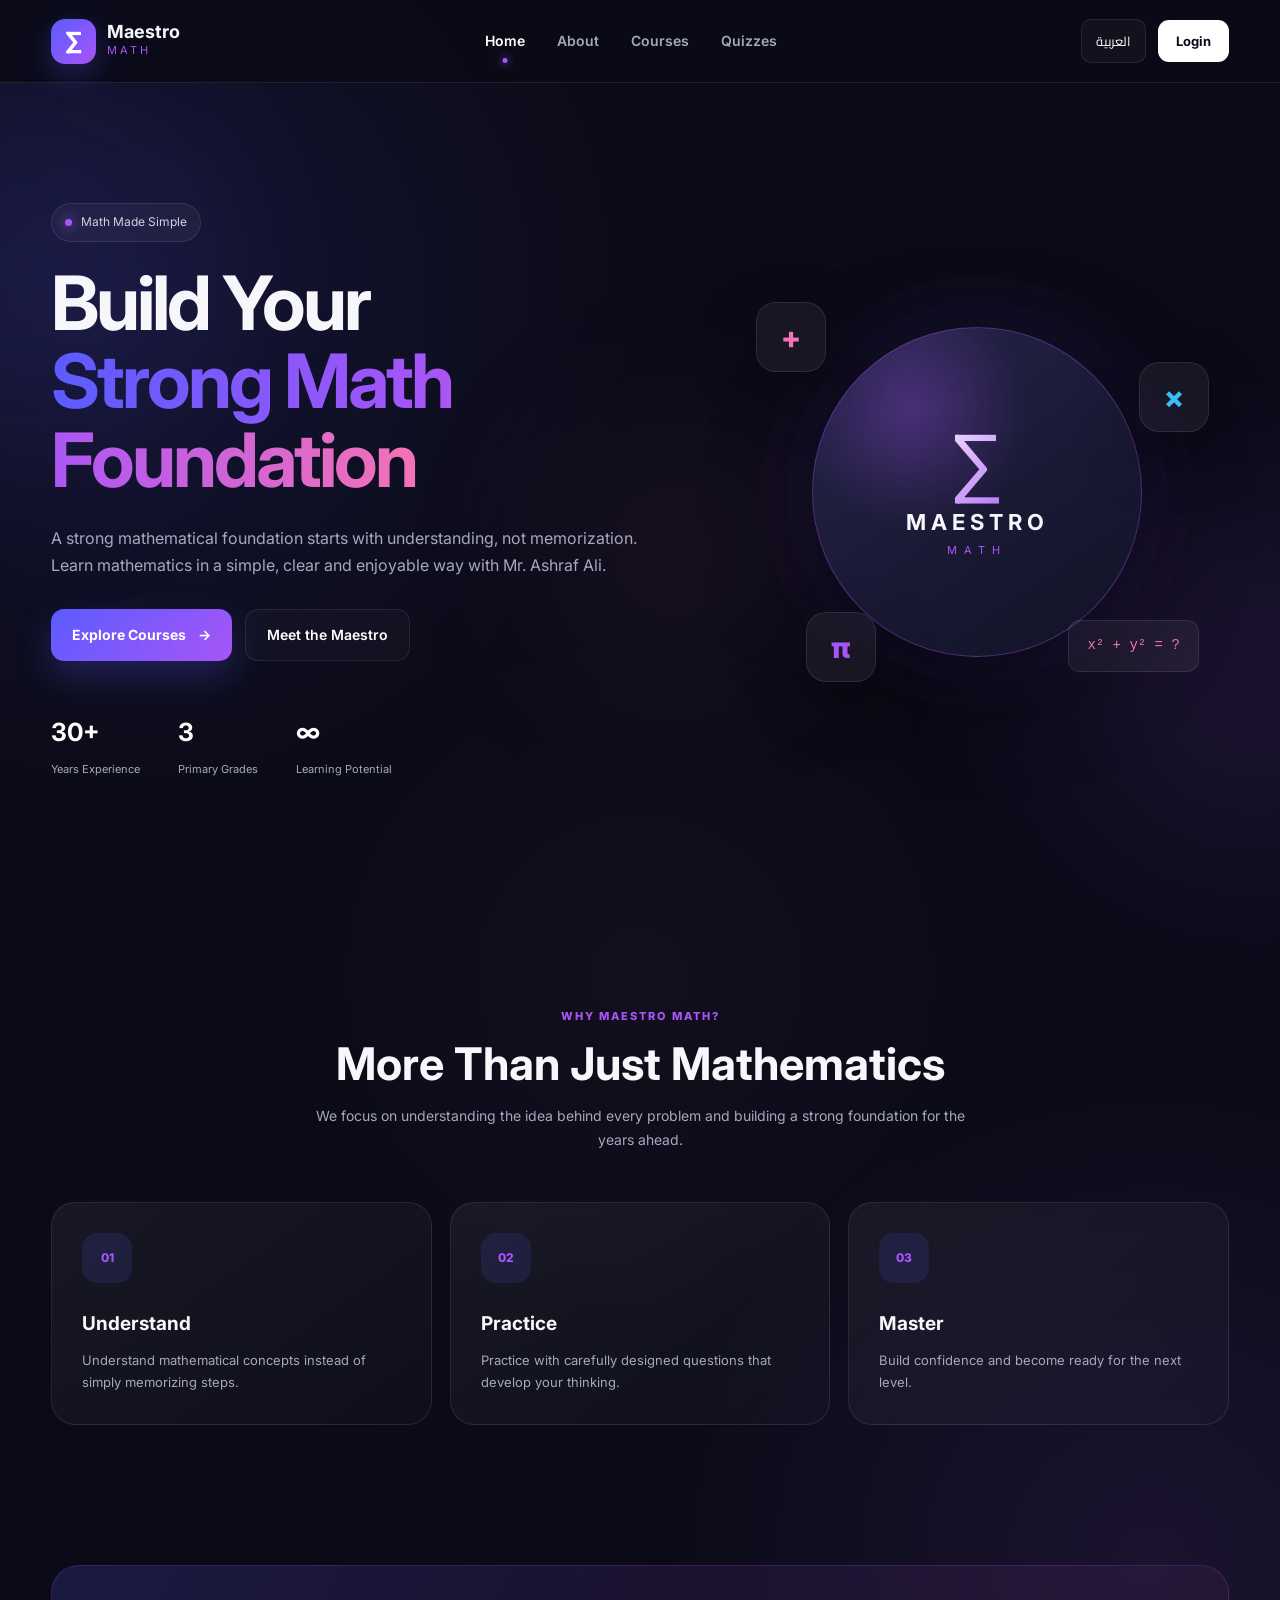
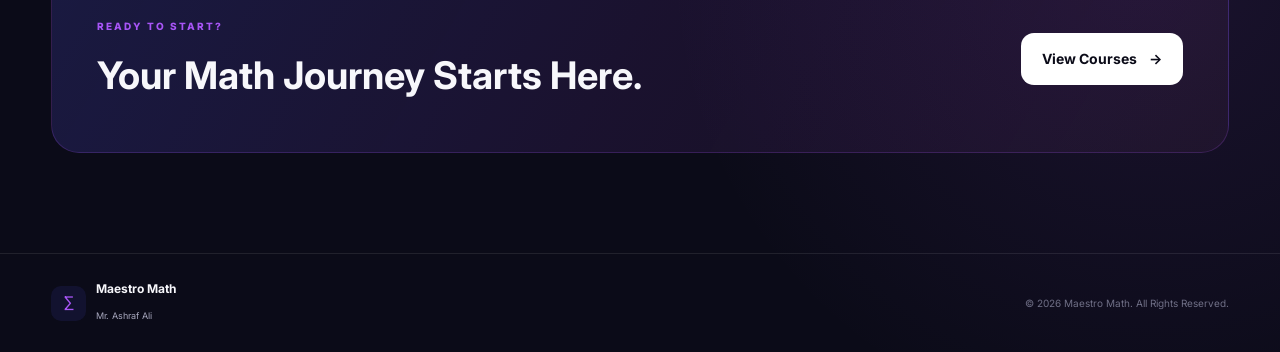
<file: index.html>
<!DOCTYPE html>
<html lang="en" dir="ltr">

<head>
    <meta charset="UTF-8">
    <meta name="viewport" content="width=device-width, initial-scale=1.0">

    <title>Maestro Math | Mr. Ashraf Ali</title>

    <link rel="stylesheet" href="style.css">

    <link rel="preconnect" href="https://fonts.googleapis.com">
    <link rel="preconnect" href="https://fonts.gstatic.com" crossorigin>

    <link href="https://fonts.googleapis.com/css2?family=Cairo:wght@400;500;600;700;800&family=Inter:wght@400;500;600;700;800&display=swap" rel="stylesheet">
</head>

<body>

    <!-- Background Shapes -->
    <div class="bg-shape shape-one"></div>
    <div class="bg-shape shape-two"></div>
    <div class="bg-shape shape-three"></div>

    <!-- Navbar -->
    <header class="navbar">
        <div class="container nav-container">

            <a href="index.html" class="logo">
                <span class="logo-icon">∑</span>

                <div>
                    <strong>Maestro</strong>
                    <small>Math</small>
                </div>
            </a>

            <nav class="nav-links">
                <a href="index.html" class="active" data-en="Home" data-ar="الرئيسية">Home</a>
                <a href="about.html" data-en="About" data-ar="عن المدرس">About</a>
                <a href="courses.html" data-en="Courses" data-ar="الكورسات">Courses</a>
                <a href="quizzes.html" data-en="Quizzes" data-ar="الاختبارات">Quizzes</a>
            </nav>

            <div class="nav-actions">

                <button class="language-btn" onclick="toggleLanguage()">
                    <span id="languageText">العربية</span>
                </button>

                <a href="login.html" class="login-btn" data-en="Login" data-ar="تسجيل الدخول">
                    Login
                </a>

                <button class="menu-btn" onclick="toggleMenu()">
                    ☰
                </button>

            </div>

        </div>
    </header>


    <!-- Mobile Menu -->
    <div class="mobile-menu" id="mobileMenu">

        <a href="index.html" data-en="Home" data-ar="الرئيسية">Home</a>

        <a href="about.html" data-en="About" data-ar="عن المدرس">
            About
        </a>

        <a href="courses.html" data-en="Courses" data-ar="الكورسات">
            Courses
        </a>

        <a href="quizzes.html" data-en="Quizzes" data-ar="الاختبارات">
            Quizzes
        </a>

        <a href="login.html" data-en="Login" data-ar="تسجيل الدخول">
            Login
        </a>

    </div>


    <!-- Hero -->
    <main>

        <section class="hero">

            <div class="container hero-grid">

                <div class="hero-content">

                    <div class="hero-badge">
                        <span></span>
                        <span data-en="Math Made Simple" data-ar="الرياضيات ببساطة">
                            Math Made Simple
                        </span>
                    </div>

                    <h1>

                        <span data-en="Build Your" data-ar="ابني أساسك في">
                            Build Your
                        </span>

                        <br>

                        <span class="gradient-text"
                            data-en="Strong Math Foundation"
                            data-ar="الرياضيات بقوة">
                            Strong Math Foundation
                        </span>

                    </h1>

                    <p
                        data-en="A strong mathematical foundation starts with understanding, not memorization. Learn mathematics in a simple, clear and enjoyable way with Mr. Ashraf Ali."
                        data-ar="الأساس القوي في الرياضيات يبدأ بالفهم وليس الحفظ. اتعلم الرياضيات بطريقة سهلة وواضحة وممتعة مع مستر أشرف علي.">

                        A strong mathematical foundation starts with understanding,
                        not memorization. Learn mathematics in a simple, clear and
                        enjoyable way with Mr. Ashraf Ali.

                    </p>


                    <div class="hero-buttons">

                        <a href="courses.html" class="primary-btn">

                            <span data-en="Explore Courses" data-ar="استكشف الكورسات">
                                Explore Courses
                            </span>

                            <span class="arrow">→</span>

                        </a>


                        <a href="about.html" class="secondary-btn">

                            <span data-en="Meet the Maestro" data-ar="تعرف على المدرس">
                                Meet the Maestro
                            </span>

                        </a>

                    </div>


                    <div class="hero-stats">

                        <div class="stat">
                            <strong>30+</strong>
                            <span data-en="Years Experience" data-ar="سنة خبرة">
                                Years Experience
                            </span>
                        </div>

                        <div class="stat">
                            <strong>3</strong>
                            <span data-en="Primary Grades" data-ar="مراحل دراسية">
                                Primary Grades
                            </span>
                        </div>

                        <div class="stat">
                            <strong>∞</strong>
                            <span data-en="Learning Potential" data-ar="فرص للتعلم">
                                Learning Potential
                            </span>
                        </div>

                    </div>

                </div>


                <!-- Hero Visual -->
                <div class="hero-visual">

                    <div class="math-card card-one">
                        <span>+</span>
                    </div>

                    <div class="math-card card-two">
                        <span>×</span>
                    </div>

                    <div class="math-card card-three">
                        <span>π</span>
                    </div>

                    <div class="hero-circle">

                        <div class="circle-content">

                            <span class="sigma">∑</span>

                            <h2>MAESTRO</h2>

                            <p>MATH</p>

                        </div>

                    </div>

                    <div class="equation">
                        x² + y² = ?
                    </div>

                </div>

            </div>

        </section>


        <!-- Introduction -->
        <section class="intro-section">

            <div class="container">

                <div class="section-heading">

                    <span class="section-label"
                        data-en="WHY MAESTRO MATH?"
                        data-ar="ليه مايسترو الماث؟">
                        WHY MAESTRO MATH?
                    </span>

                    <h2
                        data-en="More Than Just Mathematics"
                        data-ar="أكتر من مجرد رياضيات">
                        More Than Just Mathematics
                    </h2>

                    <p
                        data-en="We focus on understanding the idea behind every problem and building a strong foundation for the years ahead."
                        data-ar="بنركز على فهم الفكرة وراء كل مسألة وبناء أساس قوي للسنين الدراسية القادمة.">
                        We focus on understanding the idea behind every problem
                        and building a strong foundation for the years ahead.
                    </p>

                </div>


                <div class="feature-grid">

                    <div class="feature-card">

                        <div class="feature-icon">01</div>

                        <h3 data-en="Understand" data-ar="افهم">
                            Understand
                        </h3>

                        <p
                            data-en="Understand mathematical concepts instead of simply memorizing steps."
                            data-ar="افهم المفاهيم الرياضية بدل ما تحفظ خطوات الحل بس.">
                            Understand mathematical concepts instead of simply
                            memorizing steps.
                        </p>

                    </div>


                    <div class="feature-card">

                        <div class="feature-icon">02</div>

                        <h3 data-en="Practice" data-ar="اتدرب">
                            Practice
                        </h3>

                        <p
                            data-en="Practice with carefully designed questions that develop your thinking."
                            data-ar="اتدرب على أسئلة مصممة علشان تطور طريقة تفكيرك.">
                            Practice with carefully designed questions that
                            develop your thinking.
                        </p>

                    </div>


                    <div class="feature-card">

                        <div class="feature-icon">03</div>

                        <h3 data-en="Master" data-ar="اتقن">
                            Master
                        </h3>

                        <p
                            data-en="Build confidence and become ready for the next level."
                            data-ar="ابني ثقتك في نفسك وكن مستعد للمستوى اللي بعده.">
                            Build confidence and become ready for the next level.
                        </p>

                    </div>

                </div>

            </div>

        </section>


        <!-- CTA -->
        <section class="cta-section">

            <div class="container">

                <div class="cta-box">

                    <div>

                        <span
                            data-en="READY TO START?"
                            data-ar="جاهز تبدأ؟">
                            READY TO START?
                        </span>

                        <h2
                            data-en="Your Math Journey Starts Here."
                            data-ar="رحلتك مع الرياضيات تبدأ من هنا.">
                            Your Math Journey Starts Here.
                        </h2>

                    </div>

                    <a href="courses.html" class="primary-btn white-btn">

                        <span
                            data-en="View Courses"
                            data-ar="شوف الكورسات">
                            View Courses
                        </span>

                        →
                    </a>

                </div>

            </div>

        </section>

    </main>


    <!-- Footer -->
    <footer>

        <div class="container footer-content">

            <div class="footer-logo">
                <span>∑</span>
                <div>
                    <strong>Maestro Math</strong>
                    <small>Mr. Ashraf Ali</small>
                </div>
            </div>

            <p>
                © <span id="year"></span> Maestro Math.
                <span data-en="All Rights Reserved." data-ar="جميع الحقوق محفوظة.">
                    All Rights Reserved.
                </span>
            </p>

        </div>

    </footer>


    <script src="main.js"></script>

</body>
</html>
</file>
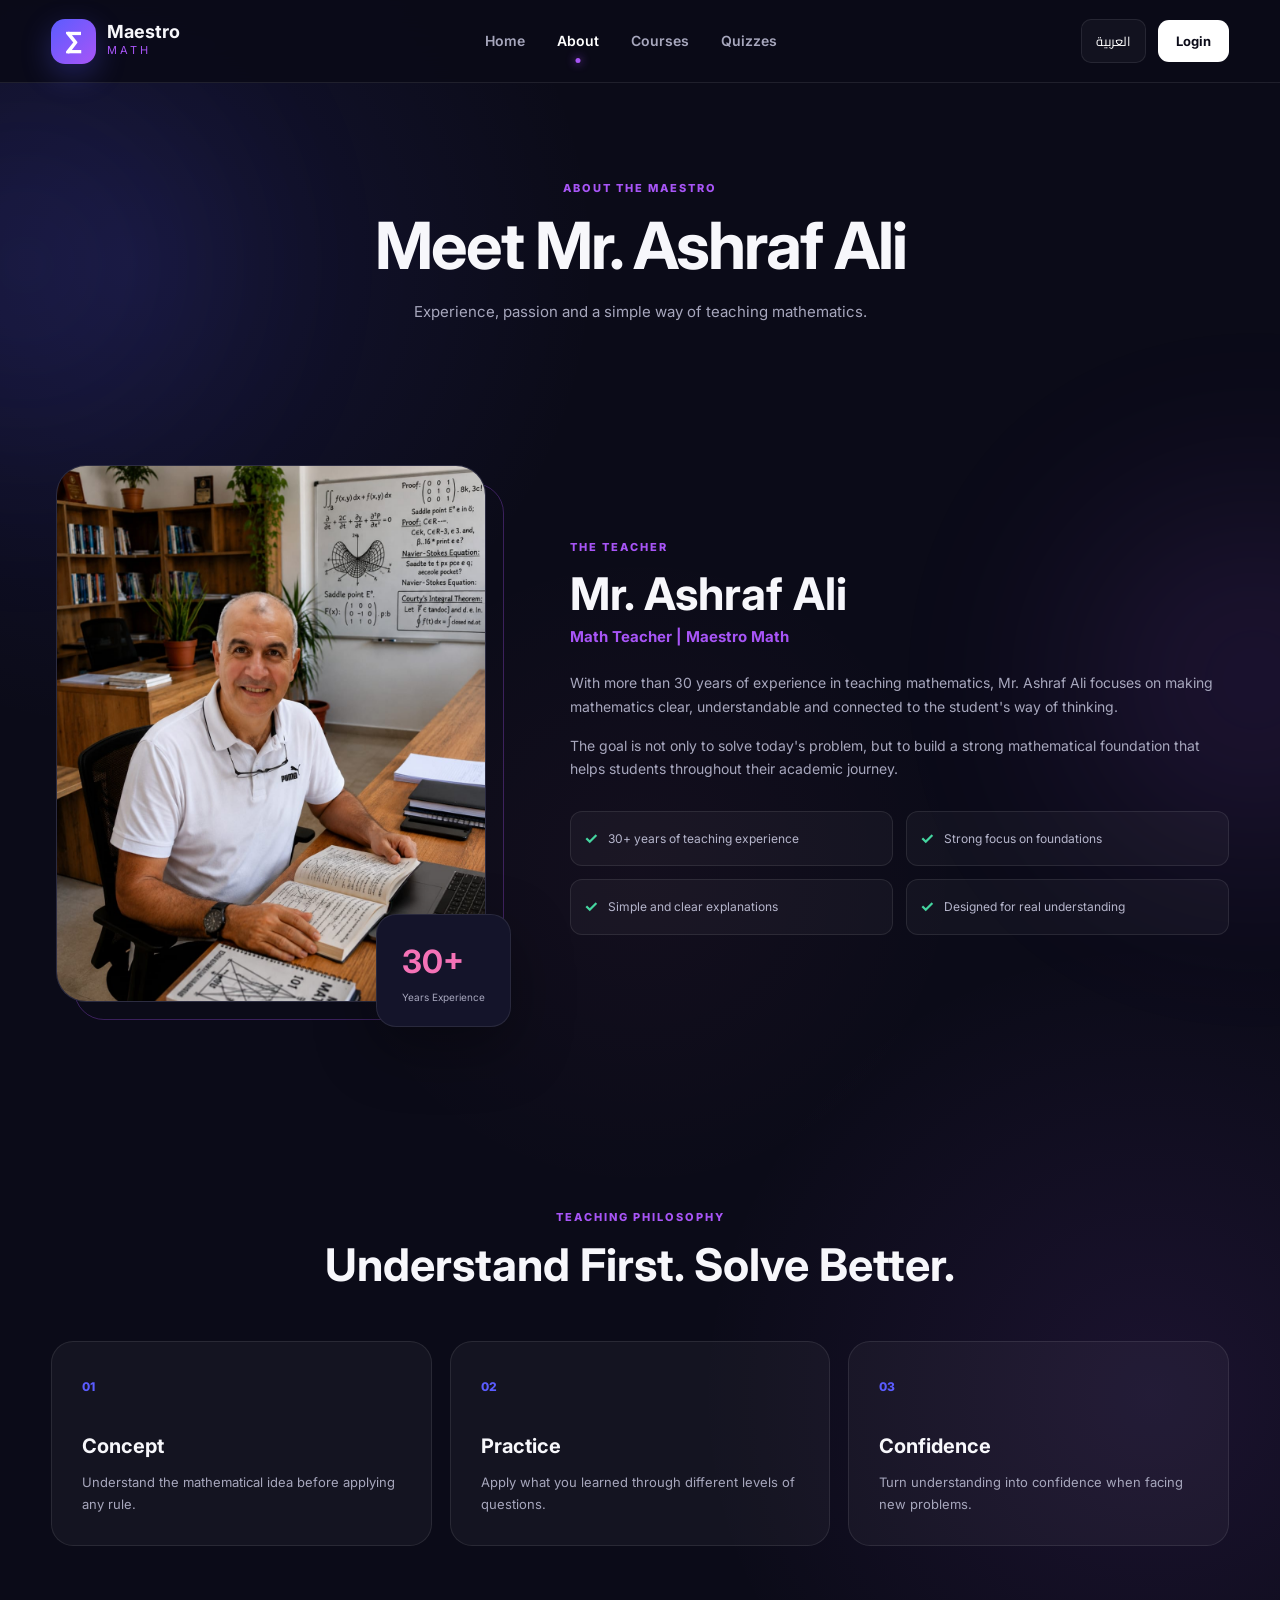
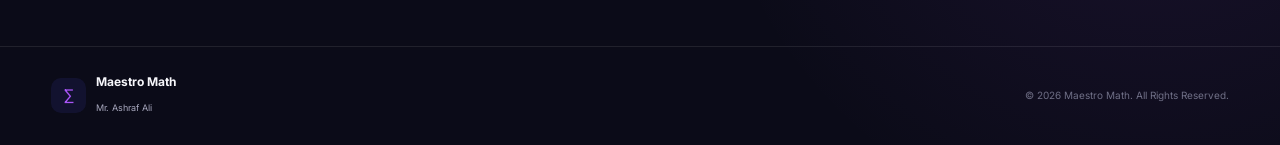
<file: about.html>
<!DOCTYPE html>
<html lang="en" dir="ltr">

<head>

    <meta charset="UTF-8">
    <meta name="viewport" content="width=device-width, initial-scale=1.0">

    <title>About | Maestro Math</title>

    <link rel="stylesheet" href="style.css">

    <link rel="preconnect" href="https://fonts.googleapis.com">
    <link rel="preconnect" href="https://fonts.gstatic.com" crossorigin>

    <link href="https://fonts.googleapis.com/css2?family=Cairo:wght@400;500;600;700;800&family=Inter:wght@400;500;600;700;800&display=swap" rel="stylesheet">

</head>

<body>

    <div class="bg-shape shape-one"></div>
    <div class="bg-shape shape-two"></div>

    <!-- Navbar -->

    <header class="navbar">

        <div class="container nav-container">

            <a href="index.html" class="logo">

                <span class="logo-icon">∑</span>

                <div>
                    <strong>Maestro</strong>
                    <small>Math</small>
                </div>

            </a>


            <nav class="nav-links">

                <a href="index.html" data-en="Home" data-ar="الرئيسية">
                    Home
                </a>

                <a href="about.html" class="active"
                    data-en="About"
                    data-ar="عن المدرس">
                    About
                </a>

                <a href="courses.html"
                    data-en="Courses"
                    data-ar="الكورسات">
                    Courses
                </a>

                <a href="quizzes.html"
                    data-en="Quizzes"
                    data-ar="الاختبارات">
                    Quizzes
                </a>

            </nav>


            <div class="nav-actions">

                <button class="language-btn" onclick="toggleLanguage()">
                    <span id="languageText">العربية</span>
                </button>

                <a href="login.html"
                    class="login-btn"
                    data-en="Login"
                    data-ar="تسجيل الدخول">
                    Login
                </a>

                <button class="menu-btn" onclick="toggleMenu()">☰</button>

            </div>

        </div>

    </header>


    <div class="mobile-menu" id="mobileMenu">

        <a href="index.html" data-en="Home" data-ar="الرئيسية">Home</a>

        <a href="about.html" data-en="About" data-ar="عن المدرس">About</a>

        <a href="courses.html" data-en="Courses" data-ar="الكورسات">Courses</a>

        <a href="quizzes.html" data-en="Quizzes" data-ar="الاختبارات">Quizzes</a>

        <a href="login.html" data-en="Login" data-ar="تسجيل الدخول">Login</a>

    </div>


    <!-- About Hero -->

    <section class="page-hero">

        <div class="container">

            <span class="section-label"
                data-en="ABOUT THE MAESTRO"
                data-ar="عن مايسترو الماث">
                ABOUT THE MAESTRO
            </span>

            <h1
                data-en="Meet Mr. Ashraf Ali"
                data-ar="تعرف على مستر أشرف علي">
                Meet Mr. Ashraf Ali
            </h1>

            <p
                data-en="Experience, passion and a simple way of teaching mathematics."
                data-ar="خبرة وشغف وطريقة بسيطة في تعليم الرياضيات.">
                Experience, passion and a simple way of teaching mathematics.
            </p>

        </div>

    </section>


    <!-- Teacher -->

    <section class="teacher-section">

        <div class="container teacher-grid">

            <div class="teacher-image-wrapper">

                <div class="image-decoration"></div>

                <img src="maestro.jpeg"
                    alt="Mr. Ashraf Ali - Maestro Math"
                    class="teacher-image">

                <div class="experience-badge">

                    <strong>30+</strong>

                    <span
                        data-en="Years Experience"
                        data-ar="سنة خبرة">
                        Years Experience
                    </span>

                </div>

            </div>


            <div class="teacher-content">

                <span class="section-label"
                    data-en="THE TEACHER"
                    data-ar="المدرس">
                    THE TEACHER
                </span>

                <h2
                    data-en="Mr. Ashraf Ali"
                    data-ar="مستر أشرف علي">
                    Mr. Ashraf Ali
                </h2>

                <h3
                    data-en="Math Teacher | Maestro Math"
                    data-ar="مدرس رياضيات | مايسترو الماث">
                    Math Teacher | Maestro Math
                </h3>

                <p
                    data-en="With more than 30 years of experience in teaching mathematics, Mr. Ashraf Ali focuses on making mathematics clear, understandable and connected to the student's way of thinking."
                    data-ar="بخبرة أكتر من 30 سنة في تدريس الرياضيات، بيركز مستر أشرف علي على إن الرياضيات تكون واضحة وسهلة ومبنية على فهم طريقة تفكير الطالب.">
                    With more than 30 years of experience in teaching mathematics,
                    Mr. Ashraf Ali focuses on making mathematics clear,
                    understandable and connected to the student's way of thinking.
                </p>

                <p
                    data-en="The goal is not only to solve today's problem, but to build a strong mathematical foundation that helps students throughout their academic journey."
                    data-ar="الهدف مش بس إن الطالب يحل مسألة النهارده، لكن إنه يبني أساس رياضي قوي يساعده في كل المراحل الدراسية القادمة.">
                    The goal is not only to solve today's problem, but to build
                    a strong mathematical foundation that helps students
                    throughout their academic journey.
                </p>


                <div class="teacher-points">

                    <div>
                        <span>✓</span>
                        <p
                            data-en="30+ years of teaching experience"
                            data-ar="أكتر من 30 سنة خبرة في التدريس">
                            30+ years of teaching experience
                        </p>
                    </div>

                    <div>
                        <span>✓</span>
                        <p
                            data-en="Strong focus on foundations"
                            data-ar="تركيز قوي على التأسيس">
                            Strong focus on foundations
                        </p>
                    </div>

                    <div>
                        <span>✓</span>
                        <p
                            data-en="Simple and clear explanations"
                            data-ar="شرح بسيط وواضح">
                            Simple and clear explanations
                        </p>
                    </div>

                    <div>
                        <span>✓</span>
                        <p
                            data-en="Designed for real understanding"
                            data-ar="تعليم مبني على الفهم الحقيقي">
                            Designed for real understanding
                        </p>
                    </div>

                </div>

            </div>

        </div>

    </section>


    <!-- Philosophy -->

    <section class="philosophy-section">

        <div class="container">

            <div class="section-heading">

                <span class="section-label"
                    data-en="TEACHING PHILOSOPHY"
                    data-ar="فلسفة التعليم">
                    TEACHING PHILOSOPHY
                </span>

                <h2
                    data-en="Understand First. Solve Better."
                    data-ar="افهم الأول.. تحل أحسن.">
                    Understand First. Solve Better.
                </h2>

            </div>


            <div class="philosophy-grid">

                <div class="philosophy-card">
                    <span>01</span>
                    <h3 data-en="Concept" data-ar="الفكرة">Concept</h3>
                    <p
                        data-en="Understand the mathematical idea before applying any rule."
                        data-ar="افهم الفكرة الرياضية قبل ما تطبق أي قانون.">
                        Understand the mathematical idea before applying any rule.
                    </p>
                </div>

                <div class="philosophy-card">
                    <span>02</span>
                    <h3 data-en="Practice" data-ar="التدريب">Practice</h3>
                    <p
                        data-en="Apply what you learned through different levels of questions."
                        data-ar="طبق اللي اتعلمته من خلال مستويات مختلفة من الأسئلة.">
                        Apply what you learned through different levels of questions.
                    </p>
                </div>

                <div class="philosophy-card">
                    <span>03</span>
                    <h3 data-en="Confidence" data-ar="الثقة">Confidence</h3>
                    <p
                        data-en="Turn understanding into confidence when facing new problems."
                        data-ar="حول الفهم لثقة لما تقابل مسألة جديدة.">
                        Turn understanding into confidence when facing new problems.
                    </p>
                </div>

            </div>

        </div>

    </section>


    <footer>

        <div class="container footer-content">

            <div class="footer-logo">

                <span>∑</span>

                <div>
                    <strong>Maestro Math</strong>
                    <small>Mr. Ashraf Ali</small>
                </div>

            </div>

            <p>
                © <span id="year"></span> Maestro Math.
                <span data-en="All Rights Reserved."
                    data-ar="جميع الحقوق محفوظة.">
                    All Rights Reserved.
                </span>
            </p>

        </div>

    </footer>


    <script src="main.js"></script>

</body>
</html>
</file>
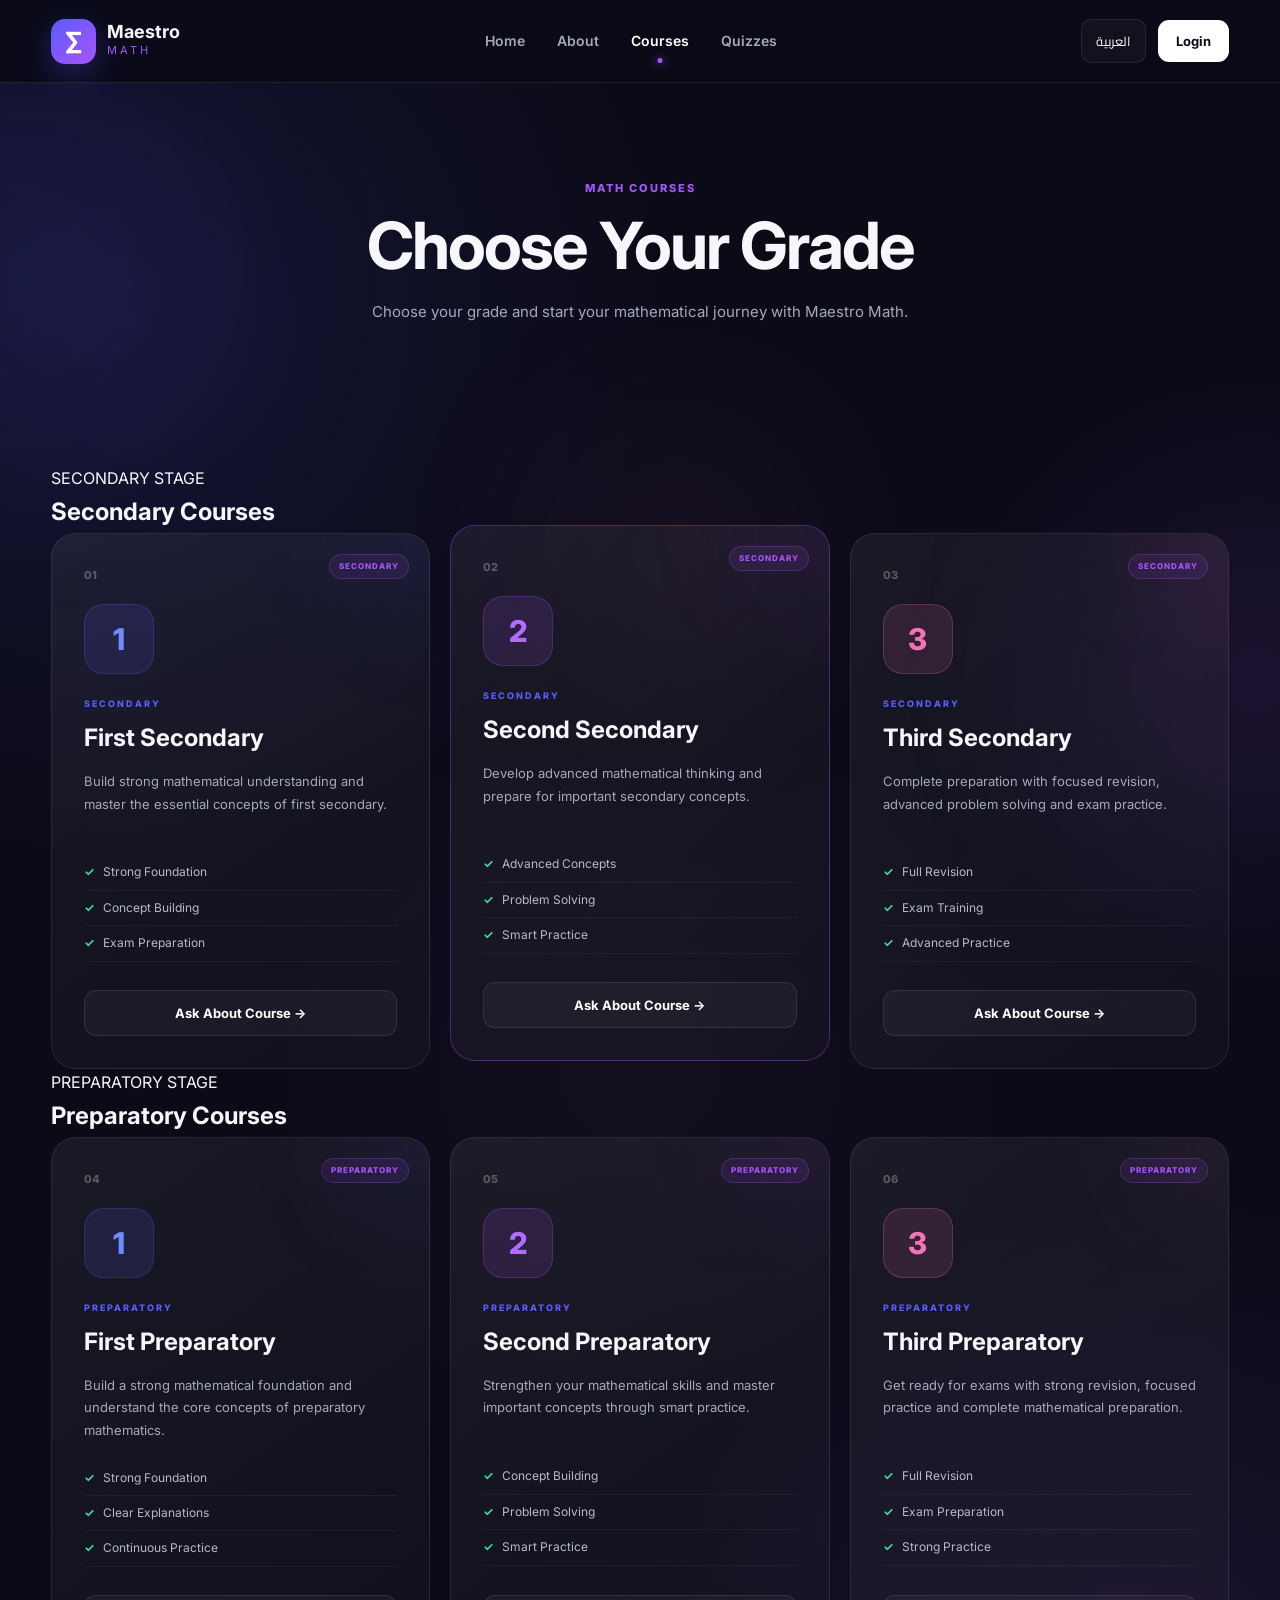
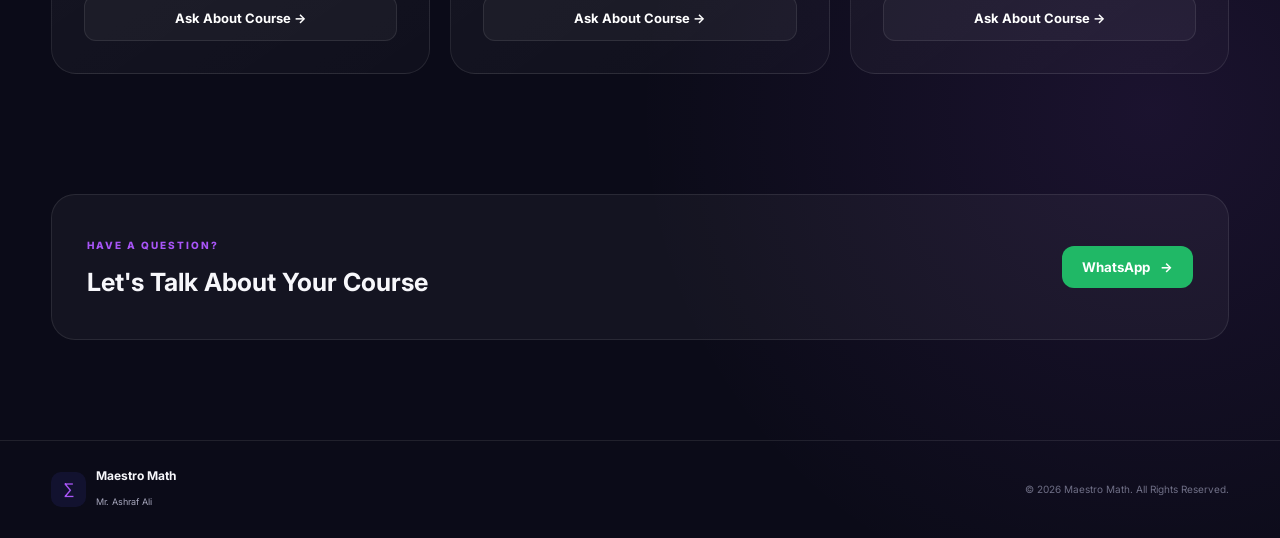
<file: courses.html>
<!DOCTYPE html>
<html lang="en" dir="ltr">

<head>

    <meta charset="UTF-8">
    <meta name="viewport" content="width=device-width, initial-scale=1.0">

    <title>Courses | Maestro Math</title>

    <link rel="stylesheet" href="style.css">

    <link rel="preconnect" href="https://fonts.googleapis.com">
    <link rel="preconnect" href="https://fonts.gstatic.com" crossorigin>

    <link href="https://fonts.googleapis.com/css2?family=Cairo:wght@400;500;600;700;800&family=Inter:wght@400;500;600;700;800&display=swap" rel="stylesheet">

</head>

<body>

    <!-- ================= BACKGROUND ================= -->

    <div class="bg-shape shape-one"></div>
    <div class="bg-shape shape-two"></div>
    <div class="bg-shape shape-three"></div>


    <!-- ================= NAVBAR ================= -->

    <header class="navbar">

        <div class="container nav-container">

            <a href="index.html" class="logo">

                <span class="logo-icon">∑</span>

                <div>
                    <strong>Maestro</strong>
                    <small>Math</small>
                </div>

            </a>


            <nav class="nav-links">

                <a href="index.html"
                   data-en="Home"
                   data-ar="الرئيسية">
                    Home
                </a>

                <a href="about.html"
                   data-en="About"
                   data-ar="عن المدرس">
                    About
                </a>

                <a href="courses.html"
                   class="active"
                   data-en="Courses"
                   data-ar="الكورسات">
                    Courses
                </a>

                <a href="quizzes.html"
                   data-en="Quizzes"
                   data-ar="الاختبارات">
                    Quizzes
                </a>

            </nav>


            <div class="nav-actions">

                <button
                    class="language-btn"
                    onclick="toggleLanguage()">

                    <span id="languageText">
                        العربية
                    </span>

                </button>


                <a
                    href="login.html"
                    class="login-btn"
                    data-en="Login"
                    data-ar="تسجيل الدخول">

                    Login

                </a>


                <button
                    class="menu-btn"
                    onclick="toggleMenu()">

                    ☰

                </button>

            </div>

        </div>

    </header>


    <!-- ================= MOBILE MENU ================= -->

    <div class="mobile-menu" id="mobileMenu">

        <a
            href="index.html"
            data-en="Home"
            data-ar="الرئيسية">
            Home
        </a>

        <a
            href="about.html"
            data-en="About"
            data-ar="عن المدرس">
            About
        </a>

        <a
            href="courses.html"
            data-en="Courses"
            data-ar="الكورسات">
            Courses
        </a>

        <a
            href="quizzes.html"
            data-en="Quizzes"
            data-ar="الاختبارات">
            Quizzes
        </a>

        <a
            href="login.html"
            data-en="Login"
            data-ar="تسجيل الدخول">
            Login
        </a>

    </div>


    <!-- ================= PAGE HERO ================= -->

    <section class="page-hero">

        <div class="container">

            <span
                class="section-label"
                data-en="MATH COURSES"
                data-ar="كورسات الرياضيات">

                MATH COURSES

            </span>


            <h1
                data-en="Choose Your Grade"
                data-ar="اختار صفك">

                Choose Your Grade

            </h1>


            <p
                data-en="Choose your grade and start your mathematical journey with Maestro Math."
                data-ar="اختار صفك وابدأ رحلتك في الرياضيات مع مايسترو الماث.">

                Choose your grade and start your mathematical journey with Maestro Math.

            </p>

        </div>

    </section>


    <!-- ================= COURSES ================= -->

    <section class="courses-section">

        <div class="container">


            <!-- ================================================= -->
            <!-- ================= SECONDARY ===================== -->
            <!-- ================================================= -->

            <div class="stage-title">

                <span
                    data-en="SECONDARY STAGE"
                    data-ar="المرحلة الثانوية">

                    SECONDARY STAGE

                </span>


                <h2
                    data-en="Secondary Courses"
                    data-ar="كورسات المرحلة الثانوية">

                    Secondary Courses

                </h2>

            </div>


            <div class="courses-grid">


                <!-- ================= FIRST SECONDARY ================= -->

                <div class="course-card">

                    <div class="course-number">
                        01
                    </div>


                    <div class="grade-icon">
                        1
                    </div>


                    <div
                        class="popular-badge"
                        data-en="SECONDARY"
                        data-ar="ثانوي">

                        SECONDARY

                    </div>


                    <span
                        class="course-tag"
                        data-en="SECONDARY"
                        data-ar="ثانوي">

                        SECONDARY

                    </span>


                    <h2
                        data-en="First Secondary"
                        data-ar="الصف الأول الثانوي">

                        First Secondary

                    </h2>


                    <p
                        data-en="Build strong mathematical understanding and master the essential concepts of first secondary."
                        data-ar="ابني فهم قوي للرياضيات واتقن أهم مفاهيم الصف الأول الثانوي.">

                        Build strong mathematical understanding and master the essential concepts of first secondary.

                    </p>


                    <ul>

                        <li
                            data-en="Strong Foundation"
                            data-ar="تأسيس قوي">

                            Strong Foundation

                        </li>

                        <li
                            data-en="Concept Building"
                            data-ar="بناء المفاهيم">

                            Concept Building

                        </li>

                        <li
                            data-en="Exam Preparation"
                            data-ar="استعداد للامتحانات">

                            Exam Preparation

                        </li>

                    </ul>


                    <button
                        class="course-btn"
                        onclick="contactWhatsApp('أولى ثانوي')">

                        <span
                            data-en="Ask About Course"
                            data-ar="استفسار عن الكورس">

                            Ask About Course

                        </span>

                        →

                    </button>

                </div>


                <!-- ================= SECOND SECONDARY ================= -->

                <div class="course-card featured-course">

                    <div class="course-number">
                        02
                    </div>


                    <div class="grade-icon">
                        2
                    </div>


                    <div
                        class="popular-badge"
                        data-en="SECONDARY"
                        data-ar="ثانوي">

                        SECONDARY

                    </div>


                    <span
                        class="course-tag"
                        data-en="SECONDARY"
                        data-ar="ثانوي">

                        SECONDARY

                    </span>


                    <h2
                        data-en="Second Secondary"
                        data-ar="الصف الثاني الثانوي">

                        Second Secondary

                    </h2>


                    <p
                        data-en="Develop advanced mathematical thinking and prepare for important secondary concepts."
                        data-ar="طور تفكيرك الرياضي واستعد للمفاهيم المهمة في الصف الثاني الثانوي.">

                        Develop advanced mathematical thinking and prepare for important secondary concepts.

                    </p>


                    <ul>

                        <li
                            data-en="Advanced Concepts"
                            data-ar="مفاهيم متقدمة">

                            Advanced Concepts

                        </li>

                        <li
                            data-en="Problem Solving"
                            data-ar="حل المشكلات">

                            Problem Solving

                        </li>

                        <li
                            data-en="Smart Practice"
                            data-ar="تدريب ذكي">

                            Smart Practice

                        </li>

                    </ul>


                    <button
                        class="course-btn"
                        onclick="contactWhatsApp('تانية ثانوي')">

                        <span
                            data-en="Ask About Course"
                            data-ar="استفسار عن الكورس">

                            Ask About Course

                        </span>

                        →

                    </button>

                </div>


                <!-- ================= THIRD SECONDARY ================= -->

                <div class="course-card">

                    <div class="course-number">
                        03
                    </div>


                    <div class="grade-icon">
                        3
                    </div>


                    <div
                        class="popular-badge"
                        data-en="SECONDARY"
                        data-ar="ثانوي">

                        SECONDARY

                    </div>


                    <span
                        class="course-tag"
                        data-en="SECONDARY"
                        data-ar="ثانوي">

                        SECONDARY

                    </span>


                    <h2
                        data-en="Third Secondary"
                        data-ar="الصف الثالث الثانوي">

                        Third Secondary

                    </h2>


                    <p
                        data-en="Complete preparation with focused revision, advanced problem solving and exam practice."
                        data-ar="استعداد كامل من خلال المراجعة وحل المسائل والتدريب على الامتحانات.">

                        Complete preparation with focused revision, advanced problem solving and exam practice.

                    </p>


                    <ul>

                        <li
                            data-en="Full Revision"
                            data-ar="مراجعة شاملة">

                            Full Revision

                        </li>

                        <li
                            data-en="Exam Training"
                            data-ar="تدريب على الامتحانات">

                            Exam Training

                        </li>

                        <li
                            data-en="Advanced Practice"
                            data-ar="تدريب متقدم">

                            Advanced Practice

                        </li>

                    </ul>


                    <button
                        class="course-btn"
                        onclick="contactWhatsApp('تالتة ثانوي')">

                        <span
                            data-en="Ask About Course"
                            data-ar="استفسار عن الكورس">

                            Ask About Course

                        </span>

                        →

                    </button>

                </div>

            </div>


            <!-- ================================================= -->
            <!-- ================= PREPARATORY =================== -->
            <!-- ================================================= -->

            <div class="stage-title preparatory-title">

                <span
                    data-en="PREPARATORY STAGE"
                    data-ar="المرحلة الإعدادية">

                    PREPARATORY STAGE

                </span>


                <h2
                    data-en="Preparatory Courses"
                    data-ar="كورسات المرحلة الإعدادية">

                    Preparatory Courses

                </h2>

            </div>


            <div class="courses-grid">


                <!-- ================= FIRST PREPARATORY ================= -->

                <div class="course-card">

                    <div class="course-number">
                        04
                    </div>


                    <div class="grade-icon">
                        1
                    </div>


                    <div
                        class="popular-badge"
                        data-en="PREPARATORY"
                        data-ar="إعدادي">

                        PREPARATORY

                    </div>


                    <span
                        class="course-tag"
                        data-en="PREPARATORY"
                        data-ar="إعدادي">

                        PREPARATORY

                    </span>


                    <h2
                        data-en="First Preparatory"
                        data-ar="الصف الأول الإعدادي">

                        First Preparatory

                    </h2>


                    <p
                        data-en="Build a strong mathematical foundation and understand the core concepts of preparatory mathematics."
                        data-ar="ابني أساس قوي في الرياضيات وافهم أهم مفاهيم المرحلة الإعدادية.">

                        Build a strong mathematical foundation and understand the core concepts of preparatory mathematics.

                    </p>


                    <ul>

                        <li
                            data-en="Strong Foundation"
                            data-ar="تأسيس قوي">

                            Strong Foundation

                        </li>

                        <li
                            data-en="Clear Explanations"
                            data-ar="شرح واضح">

                            Clear Explanations

                        </li>

                        <li
                            data-en="Continuous Practice"
                            data-ar="تدريب مستمر">

                            Continuous Practice

                        </li>

                    </ul>


                    <button
                        class="course-btn"
                        onclick="contactWhatsApp('أولى إعدادي')">

                        <span
                            data-en="Ask About Course"
                            data-ar="استفسار عن الكورس">

                            Ask About Course

                        </span>

                        →

                    </button>

                </div>


                <!-- ================= SECOND PREPARATORY ================= -->

                <div class="course-card">

                    <div class="course-number">
                        05
                    </div>


                    <div class="grade-icon">
                        2
                    </div>


                    <div
                        class="popular-badge"
                        data-en="PREPARATORY"
                        data-ar="إعدادي">

                        PREPARATORY

                    </div>


                    <span
                        class="course-tag"
                        data-en="PREPARATORY"
                        data-ar="إعدادي">

                        PREPARATORY

                    </span>


                    <h2
                        data-en="Second Preparatory"
                        data-ar="الصف الثاني الإعدادي">

                        Second Preparatory

                    </h2>


                    <p
                        data-en="Strengthen your mathematical skills and master important concepts through smart practice."
                        data-ar="قوي مهاراتك الرياضية واتقن المفاهيم المهمة من خلال التدريب الذكي.">

                        Strengthen your mathematical skills and master important concepts through smart practice.

                    </p>


                    <ul>

                        <li
                            data-en="Concept Building"
                            data-ar="بناء المفاهيم">

                            Concept Building

                        </li>

                        <li
                            data-en="Problem Solving"
                            data-ar="حل المشكلات">

                            Problem Solving

                        </li>

                        <li
                            data-en="Smart Practice"
                            data-ar="تدريب ذكي">

                            Smart Practice

                        </li>

                    </ul>


                    <button
                        class="course-btn"
                        onclick="contactWhatsApp('تانية إعدادي')">

                        <span
                            data-en="Ask About Course"
                            data-ar="استفسار عن الكورس">

                            Ask About Course

                        </span>

                        →

                    </button>

                </div>


                <!-- ================= THIRD PREPARATORY ================= -->

                <div class="course-card">

                    <div class="course-number">
                        06
                    </div>


                    <div class="grade-icon">
                        3
                    </div>


                    <div
                        class="popular-badge"
                        data-en="PREPARATORY"
                        data-ar="إعدادي">

                        PREPARATORY

                    </div>


                    <span
                        class="course-tag"
                        data-en="PREPARATORY"
                        data-ar="إعدادي">

                        PREPARATORY

                    </span>


                    <h2
                        data-en="Third Preparatory"
                        data-ar="الصف الثالث الإعدادي">

                        Third Preparatory

                    </h2>


                    <p
                        data-en="Get ready for exams with strong revision, focused practice and complete mathematical preparation."
                        data-ar="استعد للامتحانات بمراجعة قوية وتدريب مركز واستعداد كامل في الرياضيات.">

                        Get ready for exams with strong revision, focused practice and complete mathematical preparation.

                    </p>


                    <ul>

                        <li
                            data-en="Full Revision"
                            data-ar="مراجعة شاملة">

                            Full Revision

                        </li>

                        <li
                            data-en="Exam Preparation"
                            data-ar="استعداد للامتحانات">

                            Exam Preparation

                        </li>

                        <li
                            data-en="Strong Practice"
                            data-ar="تدريب قوي">

                            Strong Practice

                        </li>

                    </ul>


                    <button
                        class="course-btn"
                        onclick="contactWhatsApp('تالتة إعدادي')">

                        <span
                            data-en="Ask About Course"
                            data-ar="استفسار عن الكورس">

                            Ask About Course

                        </span>

                        →

                    </button>

                </div>

            </div>

        </div>

    </section>


    <!-- ================= CONTACT ================= -->

    <section class="courses-contact">

        <div class="container">

            <div class="contact-box">

                <div>

                    <span
                        data-en="HAVE A QUESTION?"
                        data-ar="عندك استفسار؟">

                        HAVE A QUESTION?

                    </span>


                    <h2
                        data-en="Let's Talk About Your Course"
                        data-ar="تواصل معانا بخصوص الكورس">

                        Let's Talk About Your Course

                    </h2>

                </div>


                <button
                    class="whatsapp-btn"
                    onclick="contactWhatsApp('استفسار عام')">

                    <span>
                        WhatsApp
                    </span>

                    →

                </button>

            </div>

        </div>

    </section>


    <!-- ================= FOOTER ================= -->

    <footer>

        <div class="container footer-content">

            <div class="footer-logo">

                <span>
                    ∑
                </span>

                <div>

                    <strong>
                        Maestro Math
                    </strong>

                    <small>
                        Mr. Ashraf Ali
                    </small>

                </div>

            </div>


            <p>

                © <span id="year"></span> Maestro Math.

                <span
                    data-en="All Rights Reserved."
                    data-ar="جميع الحقوق محفوظة.">

                    All Rights Reserved.

                </span>

            </p>

        </div>

    </footer>


    <!-- ================= JAVASCRIPT ================= -->

    <script src="main.js"></script>

</body>

</html>
</file>
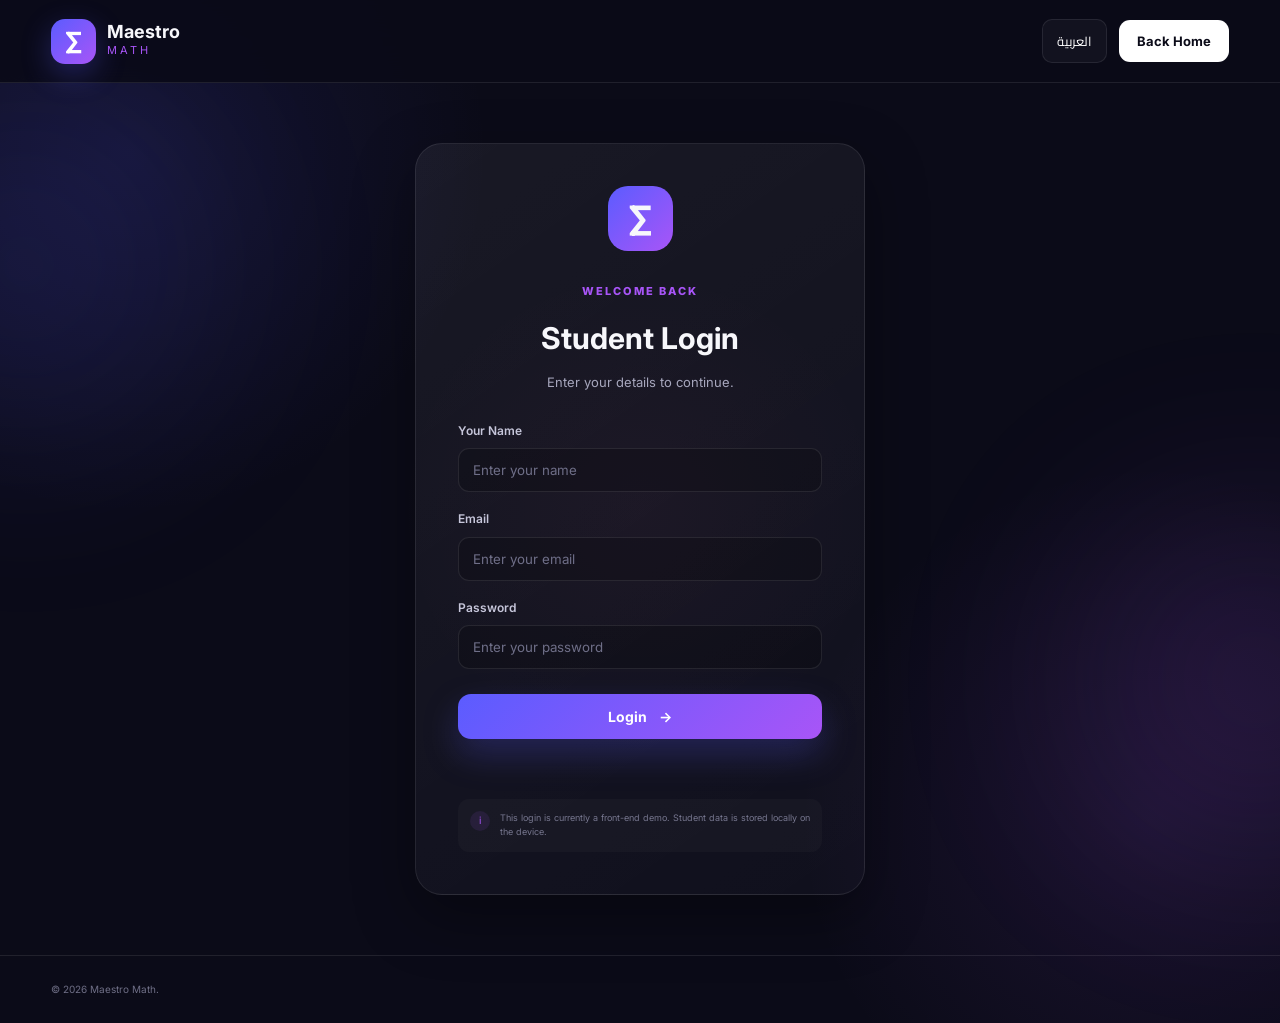
<file: login.html>
<!DOCTYPE html>
<html lang="en" dir="ltr">

<head>

    <meta charset="UTF-8">
    <meta name="viewport" content="width=device-width, initial-scale=1.0">

    <title>Login | Maestro Math</title>

    <link rel="stylesheet" href="style.css">

    <link rel="preconnect" href="https://fonts.googleapis.com">
    <link rel="preconnect" href="https://fonts.gstatic.com" crossorigin>

    <link href="https://fonts.googleapis.com/css2?family=Cairo:wght@400;500;600;700;800&family=Inter:wght@400;500;600;700;800&display=swap" rel="stylesheet">

</head>

<body class="login-page">

    <div class="bg-shape shape-one"></div>
    <div class="bg-shape shape-two"></div>


    <header class="navbar">

        <div class="container nav-container">

            <a href="index.html" class="logo">

                <span class="logo-icon">∑</span>

                <div>
                    <strong>Maestro</strong>
                    <small>Math</small>
                </div>

            </a>


            <div class="nav-actions">

                <button class="language-btn" onclick="toggleLanguage()">
                    <span id="languageText">العربية</span>
                </button>

                <a href="index.html"
                    class="login-btn"
                    data-en="Back Home"
                    data-ar="الرئيسية">
                    Back Home
                </a>

            </div>

        </div>

    </header>


    <main class="login-container">

        <div class="login-card">

            <div class="login-logo">
                ∑
            </div>

            <span class="section-label"
                data-en="WELCOME BACK"
                data-ar="أهلاً بيك">
                WELCOME BACK
            </span>

            <h1
                data-en="Student Login"
                data-ar="تسجيل دخول الطالب">
                Student Login
            </h1>

            <p
                data-en="Enter your details to continue."
                data-ar="اكتب بياناتك علشان تكمل.">
                Enter your details to continue.
            </p>


            <form id="loginForm">

                <div class="input-group">

                    <label
                        data-en="Your Name"
                        data-ar="اسمك">
                        Your Name
                    </label>

                    <input
                        type="text"
                        id="studentName"
                        placeholder="Enter your name"
                        required>

                </div>


                <div class="input-group">

                    <label
                        data-en="Email"
                        data-ar="البريد الإلكتروني">
                        Email
                    </label>

                    <input
                        type="email"
                        id="studentEmail"
                        placeholder="Enter your email"
                        required>

                </div>


                <div class="input-group">

                    <label
                        data-en="Password"
                        data-ar="كلمة المرور">
                        Password
                    </label>

                    <input
                        type="password"
                        id="studentPassword"
                        placeholder="Enter your password"
                        required>

                </div>


                <button type="submit" class="primary-btn login-submit">

                    <span
                        data-en="Login"
                        data-ar="تسجيل الدخول">
                        Login
                    </span>

                    →

                </button>

            </form>


            <div id="loginMessage" class="login-message"></div>


            <div class="demo-note">

                <span>i</span>

                <p
                    data-en="This login is currently a front-end demo. Student data is stored locally on the device."
                    data-ar="تسجيل الدخول حاليًا تجريبي للواجهة، وبيانات الطالب بتتخزن محليًا على الجهاز.">
                    This login is currently a front-end demo.
                    Student data is stored locally on the device.
                </p>

            </div>

        </div>

    </main>


    <footer>

        <div class="container footer-content">

            <p>
                © <span id="year"></span> Maestro Math.
            </p>

        </div>

    </footer>


    <script src="main.js"></script>

</body>

</html>
</file>
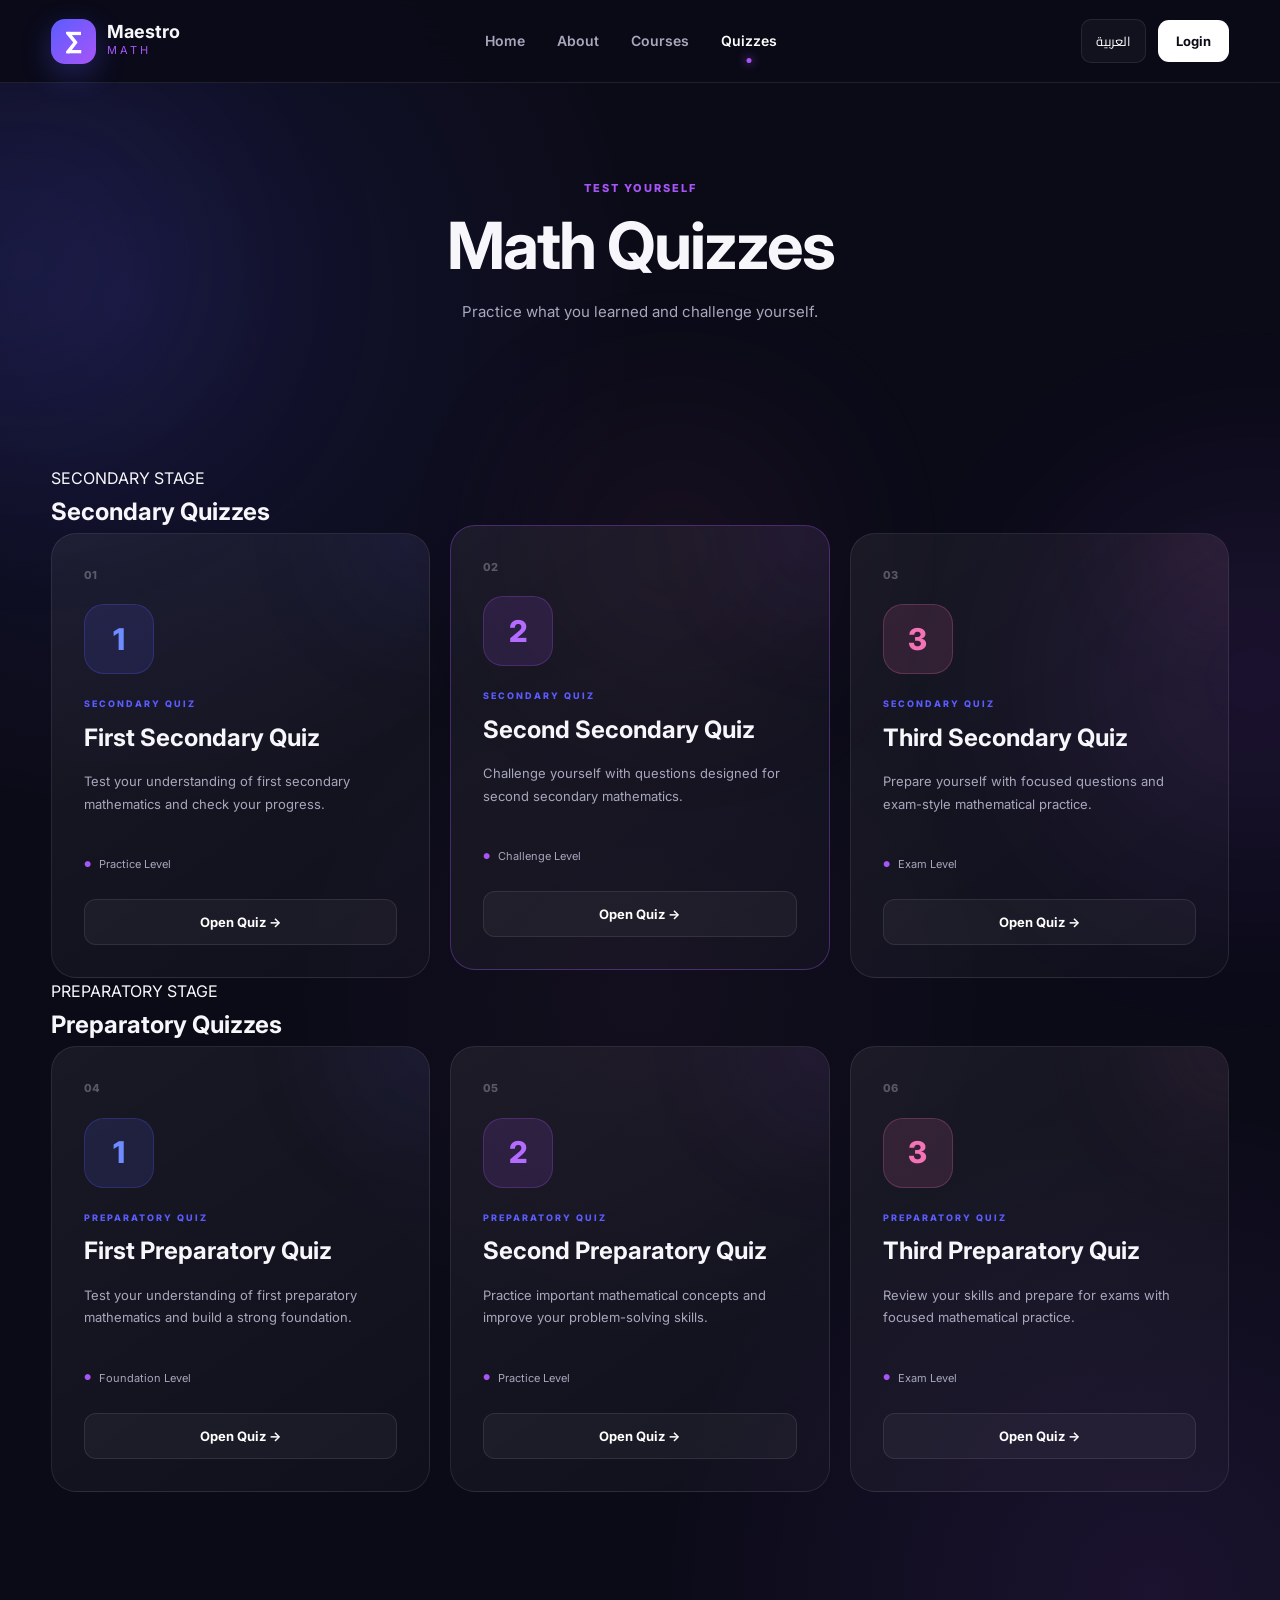
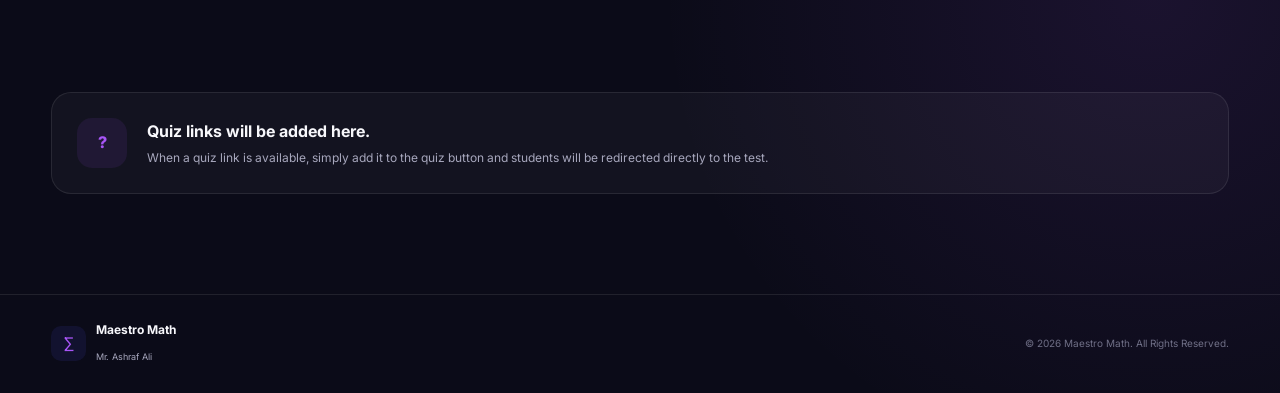
<file: quizzes.html>
<!DOCTYPE html>
<html lang="en" dir="ltr">

<head>

    <meta charset="UTF-8">
    <meta name="viewport" content="width=device-width, initial-scale=1.0">

    <title>Quizzes | Maestro Math</title>

    <link rel="stylesheet" href="style.css">

    <link rel="preconnect" href="https://fonts.googleapis.com">
    <link rel="preconnect" href="https://fonts.gstatic.com" crossorigin>

    <link
        href="https://fonts.googleapis.com/css2?family=Cairo:wght@400;500;600;700;800&family=Inter:wght@400;500;600;700;800&display=swap"
        rel="stylesheet">

</head>


<body>

    <!-- ================= BACKGROUND ================= -->

    <div class="bg-shape shape-one"></div>
    <div class="bg-shape shape-two"></div>
    <div class="bg-shape shape-three"></div>


    <!-- ================= NAVBAR ================= -->

    <header class="navbar">

        <div class="container nav-container">

            <a href="index.html" class="logo">

                <span class="logo-icon">∑</span>

                <div>
                    <strong>Maestro</strong>
                    <small>Math</small>
                </div>

            </a>


            <nav class="nav-links">

                <a href="index.html"
                   data-en="Home"
                   data-ar="الرئيسية">
                    Home
                </a>

                <a href="about.html"
                   data-en="About"
                   data-ar="عن المدرس">
                    About
                </a>

                <a href="courses.html"
                   data-en="Courses"
                   data-ar="الكورسات">
                    Courses
                </a>

                <a href="quizzes.html"
                   class="active"
                   data-en="Quizzes"
                   data-ar="الاختبارات">
                    Quizzes
                </a>

            </nav>


            <div class="nav-actions">

                <button
                    class="language-btn"
                    onclick="toggleLanguage()">

                    <span id="languageText">
                        العربية
                    </span>

                </button>


                <a
                    href="login.html"
                    class="login-btn"
                    data-en="Login"
                    data-ar="تسجيل الدخول">

                    Login

                </a>


                <button
                    class="menu-btn"
                    onclick="toggleMenu()">

                    ☰

                </button>

            </div>

        </div>

    </header>


    <!-- ================= MOBILE MENU ================= -->

    <div class="mobile-menu" id="mobileMenu">

        <a
            href="index.html"
            data-en="Home"
            data-ar="الرئيسية">
            Home
        </a>

        <a
            href="about.html"
            data-en="About"
            data-ar="عن المدرس">
            About
        </a>

        <a
            href="courses.html"
            data-en="Courses"
            data-ar="الكورسات">
            Courses
        </a>

        <a
            href="quizzes.html"
            data-en="Quizzes"
            data-ar="الاختبارات">
            Quizzes
        </a>

        <a
            href="login.html"
            data-en="Login"
            data-ar="تسجيل الدخول">
            Login
        </a>

    </div>


    <!-- ================= PAGE HERO ================= -->

    <section class="page-hero">

        <div class="container">

            <span
                class="section-label"
                data-en="TEST YOURSELF"
                data-ar="اختبر نفسك">

                TEST YOURSELF

            </span>


            <h1
                data-en="Math Quizzes"
                data-ar="اختبارات الرياضيات">

                Math Quizzes

            </h1>


            <p
                data-en="Practice what you learned and challenge yourself."
                data-ar="اتدرب على اللي اتعلمته واختبر نفسك.">

                Practice what you learned and challenge yourself.

            </p>

        </div>

    </section>


    <!-- ================================================= -->
    <!-- ================= QUIZZES ======================== -->
    <!-- ================================================= -->

    <section class="courses-section">

        <div class="container">


            <!-- ================= SECONDARY ================= -->

            <div class="stage-title">

                <span
                    data-en="SECONDARY STAGE"
                    data-ar="المرحلة الثانوية">

                    SECONDARY STAGE

                </span>


                <h2
                    data-en="Secondary Quizzes"
                    data-ar="اختبارات المرحلة الثانوية">

                    Secondary Quizzes

                </h2>

            </div>


            <div class="courses-grid">


                <!-- ================= FIRST SECONDARY ================= -->

                <div class="course-card quiz-card">

                    <div class="course-number">
                        01
                    </div>


                    <div class="grade-icon">
                        1
                    </div>


                    <span
                        class="course-tag"
                        data-en="SECONDARY QUIZ"
                        data-ar="اختبار ثانوي">

                        SECONDARY QUIZ

                    </span>


                    <h2
                        data-en="First Secondary Quiz"
                        data-ar="اختبار الصف الأول الثانوي">

                        First Secondary Quiz

                    </h2>


                    <p
                        data-en="Test your understanding of first secondary mathematics and check your progress."
                        data-ar="اختبر فهمك لرياضيات الصف الأول الثانوي وتابع مستواك.">

                        Test your understanding of first secondary mathematics
                        and check your progress.

                    </p>


                    <div class="quiz-info">

                        <span>●</span>

                        <span
                            data-en="Practice Level"
                            data-ar="مستوى تدريب">

                            Practice Level

                        </span>

                    </div>


                    <button
                        class="course-btn"
                        onclick="startQuiz('أولى ثانوي', '')">

                        <span
                            data-en="Open Quiz"
                            data-ar="فتح الاختبار">

                            Open Quiz

                        </span>

                        →

                    </button>

                </div>


                <!-- ================= SECOND SECONDARY ================= -->

                <div class="course-card quiz-card featured-course">

                    <div class="course-number">
                        02
                    </div>


                    <div class="grade-icon">
                        2
                    </div>


                    <span
                        class="course-tag"
                        data-en="SECONDARY QUIZ"
                        data-ar="اختبار ثانوي">

                        SECONDARY QUIZ

                    </span>


                    <h2
                        data-en="Second Secondary Quiz"
                        data-ar="اختبار الصف الثاني الثانوي">

                        Second Secondary Quiz

                    </h2>


                    <p
                        data-en="Challenge yourself with questions designed for second secondary mathematics."
                        data-ar="اختبر نفسك بأسئلة مناسبة لمستوى رياضيات الصف الثاني الثانوي.">

                        Challenge yourself with questions designed
                        for second secondary mathematics.

                    </p>


                    <div class="quiz-info">

                        <span>●</span>

                        <span
                            data-en="Challenge Level"
                            data-ar="مستوى تحدي">

                            Challenge Level

                        </span>

                    </div>


                    <button
                        class="course-btn"
                        onclick="startQuiz('تانية ثانوي', '')">

                        <span
                            data-en="Open Quiz"
                            data-ar="فتح الاختبار">

                            Open Quiz

                        </span>

                        →

                    </button>

                </div>


                <!-- ================= THIRD SECONDARY ================= -->

                <div class="course-card quiz-card">

                    <div class="course-number">
                        03
                    </div>


                    <div class="grade-icon">
                        3
                    </div>


                    <span
                        class="course-tag"
                        data-en="SECONDARY QUIZ"
                        data-ar="اختبار ثانوي">

                        SECONDARY QUIZ

                    </span>


                    <h2
                        data-en="Third Secondary Quiz"
                        data-ar="اختبار الصف الثالث الثانوي">

                        Third Secondary Quiz

                    </h2>


                    <p
                        data-en="Prepare yourself with focused questions and exam-style mathematical practice."
                        data-ar="استعد بالأسئلة المركزة والتدريب على نماذج الامتحانات في الرياضيات.">

                        Prepare yourself with focused questions
                        and exam-style mathematical practice.

                    </p>


                    <div class="quiz-info">

                        <span>●</span>

                        <span
                            data-en="Exam Level"
                            data-ar="مستوى امتحانات">

                            Exam Level

                        </span>

                    </div>


                    <button
                        class="course-btn"
                        onclick="startQuiz('تالتة ثانوي', '')">

                        <span
                            data-en="Open Quiz"
                            data-ar="فتح الاختبار">

                            Open Quiz

                        </span>

                        →

                    </button>

                </div>

            </div>


            <!-- ================= PREPARATORY ================= -->

            <div class="stage-title preparatory-title">

                <span
                    data-en="PREPARATORY STAGE"
                    data-ar="المرحلة الإعدادية">

                    PREPARATORY STAGE

                </span>


                <h2
                    data-en="Preparatory Quizzes"
                    data-ar="اختبارات المرحلة الإعدادية">

                    Preparatory Quizzes

                </h2>

            </div>


            <div class="courses-grid">


                <!-- ================= FIRST PREPARATORY ================= -->

                <div class="course-card quiz-card">

                    <div class="course-number">
                        04
                    </div>


                    <div class="grade-icon">
                        1
                    </div>


                    <span
                        class="course-tag"
                        data-en="PREPARATORY QUIZ"
                        data-ar="اختبار إعدادي">

                        PREPARATORY QUIZ

                    </span>


                    <h2
                        data-en="First Preparatory Quiz"
                        data-ar="اختبار الصف الأول الإعدادي">

                        First Preparatory Quiz

                    </h2>


                    <p
                        data-en="Test your understanding of first preparatory mathematics and build a strong foundation."
                        data-ar="اختبر فهمك لرياضيات الصف الأول الإعدادي وابني أساس قوي.">

                        Test your understanding of first preparatory mathematics
                        and build a strong foundation.

                    </p>


                    <div class="quiz-info">

                        <span>●</span>

                        <span
                            data-en="Foundation Level"
                            data-ar="مستوى تأسيس">

                            Foundation Level

                        </span>

                    </div>


                    <button
                        class="course-btn"
                        onclick="startQuiz('أولى إعدادي', 'https://forms.gle/xBTw1cP9edynzium7')">

                        <span
                            data-en="Open Quiz"
                            data-ar="فتح الاختبار">

                            Open Quiz

                        </span>

                        →

                    </button>

                </div>


                <!-- ================= SECOND PREPARATORY ================= -->

                <div class="course-card quiz-card">

                    <div class="course-number">
                        05
                    </div>


                    <div class="grade-icon">
                        2
                    </div>


                    <span
                        class="course-tag"
                        data-en="PREPARATORY QUIZ"
                        data-ar="اختبار إعدادي">

                        PREPARATORY QUIZ

                    </span>


                    <h2
                        data-en="Second Preparatory Quiz"
                        data-ar="اختبار الصف الثاني الإعدادي">

                        Second Preparatory Quiz

                    </h2>


                    <p
                        data-en="Practice important mathematical concepts and improve your problem-solving skills."
                        data-ar="اتدرب على المفاهيم الرياضية المهمة وطوّر مهاراتك في حل المسائل.">

                        Practice important mathematical concepts
                        and improve your problem-solving skills.

                    </p>


                    <div class="quiz-info">

                        <span>●</span>

                        <span
                            data-en="Practice Level"
                            data-ar="مستوى تدريب">

                            Practice Level

                        </span>

                    </div>


                    <button
                        class="course-btn"
                        onclick="startQuiz('تانية إعدادي', 'https://forms.gle/TiDpoWj2cg3Gcrob8')">

                        <span
                            data-en="Open Quiz"
                            data-ar="فتح الاختبار">

                            Open Quiz

                        </span>

                        →

                    </button>

                </div>


                <!-- ================= THIRD PREPARATORY ================= -->

                <div class="course-card quiz-card">

                    <div class="course-number">
                        06
                    </div>


                    <div class="grade-icon">
                        3
                    </div>


                    <span
                        class="course-tag"
                        data-en="PREPARATORY QUIZ"
                        data-ar="اختبار إعدادي">

                        PREPARATORY QUIZ

                    </span>


                    <h2
                        data-en="Third Preparatory Quiz"
                        data-ar="اختبار الصف الثالث الإعدادي">

                        Third Preparatory Quiz

                    </h2>


                    <p
                        data-en="Review your skills and prepare for exams with focused mathematical practice."
                        data-ar="راجع مهاراتك واستعد للامتحانات من خلال تدريب مركز في الرياضيات.">

                        Review your skills and prepare for exams
                        with focused mathematical practice.

                    </p>


                    <div class="quiz-info">

                        <span>●</span>

                        <span
                            data-en="Exam Level"
                            data-ar="مستوى امتحانات">

                            Exam Level

                        </span>

                    </div>


                    <button
                        class="course-btn"
                        onclick="startQuiz('تالتة إعدادي', 'https://forms.gle/RnwWeh8GcxBpjyCFA')">

                        <span
                            data-en="Open Quiz"
                            data-ar="فتح الاختبار">

                            Open Quiz

                        </span>

                        →

                    </button>

                </div>

            </div>

        </div>

    </section>


    <!-- ================= QUIZ NOTE ================= -->

    <section class="quiz-note-section">

        <div class="container">

            <div class="quiz-note">

                <span class="note-icon">
                    ?
                </span>


                <div>

                    <h3
                        data-en="Quiz links will be added here."
                        data-ar="لينكات الاختبارات هتتضاف هنا.">

                        Quiz links will be added here.

                    </h3>


                    <p
                        data-en="When a quiz link is available, simply add it to the quiz button and students will be redirected directly to the test."

                        data-ar="لما يكون لينك الاختبار متاح، عند ضغط علي فتح الاختبار الطالب هيتحول مباشرة للاختبار.">

                        When a quiz link is available, simply add it
                        to the quiz button and students will be redirected
                        directly to the test.

                    </p>

                </div>

            </div>

        </div>

    </section>


    <!-- ================= FOOTER ================= -->

    <footer>

        <div class="container footer-content">

            <div class="footer-logo">

                <span>
                    ∑
                </span>

                <div>

                    <strong>
                        Maestro Math
                    </strong>

                    <small>
                        Mr. Ashraf Ali
                    </small>

                </div>

            </div>


            <p>

                © <span id="year"></span>
                Maestro Math.

                <span
                    data-en="All Rights Reserved."
                    data-ar="جميع الحقوق محفوظة.">

                    All Rights Reserved.

                </span>

            </p>

        </div>

    </footer>


    <!-- ================= JAVASCRIPT ================= -->

    <script src="main.js"></script>

</body>

</html>
</file>
<file: style.css>
/* =========================================================
   MAESTRO MATH
   MAIN STYLESHEET
   Dark Navy + Purple + Electric Blue Edition
========================================================= */


/* ================= ROOT ================= */

:root {

    --navy: #0b0b18;
    --navy-light: #14142a;

    --blue: #5b5cff;
    --blue-dark: #4647d9;

    --cyan: #38bdf8;

    --yellow: #f5c451;
    --orange: #ff9f5a;

    --green: #45d6a0;
    --purple: #a855f7;

    --pink: #f472b6;

    --white: #ffffff;

    --text: #f7f7fb;
    --muted: #a7a7bd;

    --border: rgba(255,255,255,0.09);

    --card: rgba(255,255,255,0.045);

    --shadow: 0 22px 60px rgba(0,0,0,0.35);

    --radius: 24px;
}


/* ================= RESET ================= */

* {
    margin: 0;
    padding: 0;
    box-sizing: border-box;
}


html {
    scroll-behavior: smooth;
}


body {

    background:
        radial-gradient(
            circle at 10% 15%,
            rgba(91,92,255,.12),
            transparent 25%
        ),
        radial-gradient(
            circle at 90% 80%,
            rgba(168,85,247,.10),
            transparent 25%
        ),
        radial-gradient(
            circle at 50% 50%,
            rgba(244,114,182,.035),
            transparent 30%
        ),
        var(--navy);

    color: var(--text);

    font-family: "Inter", "Cairo", sans-serif;

    overflow-x: hidden;

    line-height: 1.7;
}


body[dir="rtl"] {
    font-family: "Cairo", sans-serif;
}


a {
    text-decoration: none;
    color: inherit;
}


button,
input {
    font-family: inherit;
}


button {
    cursor: pointer;
}


.container {

    width: min(1180px, 92%);

    margin: auto;
}


/* ================= BACKGROUND ================= */

.bg-shape {

    position: fixed;

    width: 350px;
    height: 350px;

    border-radius: 50%;

    filter: blur(110px);

    opacity: .13;

    pointer-events: none;

    z-index: -1;
}


.shape-one {

    background: var(--blue);

    top: 10%;

    left: -150px;
}


.shape-two {

    background: var(--purple);

    bottom: 5%;

    right: -150px;
}


.shape-three {

    background: var(--pink);

    top: 50%;

    left: 45%;

    width: 200px;
    height: 200px;
}


/* ================= NAVBAR ================= */

.navbar {

    position: relative;

    width: 100%;

    z-index: 100;

    border-bottom: 1px solid var(--border);

    background: rgba(11,11,24,.90);

    backdrop-filter: blur(20px);
}


.nav-container {

    min-height: 82px;

    display: flex;

    align-items: center;

    justify-content: space-between;

    gap: 25px;
}


/* ================= LOGO ================= */

.logo {

    display: flex;

    align-items: center;

    gap: 11px;

    flex-shrink: 0;
}


.logo-icon {

    width: 45px;
    height: 45px;

    display: grid;

    place-items: center;

    border-radius: 14px;

    background:
        linear-gradient(
            135deg,
            var(--blue),
            var(--purple)
        );

    color: white;

    font-size: 25px;

    font-weight: 800;

    box-shadow:
        0 10px 30px rgba(91,92,255,.30);
}


.logo strong {

    display: block;

    font-size: 18px;

    line-height: 1;
}


.logo small {

    display: block;

    color: var(--purple);

    font-size: 11px;

    letter-spacing: 3px;

    text-transform: uppercase;
}


/* ================= NAV LINKS ================= */

.nav-links {

    display: flex;

    align-items: center;

    gap: 32px;
}


.nav-links a {

    color: var(--muted);

    font-size: 14px;

    font-weight: 600;

    transition: .3s;

    position: relative;
}


.nav-links a:hover,
.nav-links a.active {

    color: white;
}


.nav-links a.active::after {

    content: "";

    position: absolute;

    width: 5px;
    height: 5px;

    border-radius: 50%;

    background: var(--purple);

    bottom: -10px;

    left: 50%;

    transform: translateX(-50%);

    box-shadow:
        0 0 10px var(--purple);
}


/* ================= NAV ACTIONS ================= */

.nav-actions {

    display: flex;

    align-items: center;

    gap: 12px;
}


.language-btn {

    border: 1px solid var(--border);

    background: rgba(255,255,255,.035);

    color: white;

    padding: 9px 14px;

    border-radius: 10px;

    font-size: 13px;

    transition: .3s;
}


.language-btn:hover {

    border-color: var(--purple);

    background: rgba(168,85,247,.10);

    transform: translateY(-2px);
}


.login-btn {

    padding: 10px 18px;

    border-radius: 11px;

    background: white;

    color: var(--navy);

    font-size: 13px;

    font-weight: 700;

    transition: .3s;
}


.login-btn:hover {

    transform: translateY(-2px);

    box-shadow:
        0 10px 25px rgba(168,85,247,.20);
}


.menu-btn {

    display: none;

    border: 1px solid var(--border);

    background: rgba(255,255,255,.035);

    color: white;

    font-size: 22px;

    padding: 7px 11px;

    border-radius: 10px;
}


/* ================= MOBILE MENU ================= */

.mobile-menu {

    display: none;

    position: fixed;

    top: 82px;

    left: 4%;
    right: 4%;

    padding: 20px;

    border: 1px solid var(--border);

    border-radius: 18px;

    background: rgba(11,11,24,.97);

    backdrop-filter: blur(20px);

    z-index: 99;

    box-shadow: var(--shadow);
}


.mobile-menu.show {

    display: flex;

    flex-direction: column;

    gap: 5px;

    animation: menuShow .3s ease;
}


.mobile-menu a {

    padding: 13px 15px;

    border-radius: 10px;

    color: var(--muted);

    transition: .3s;
}


.mobile-menu a:hover {

    background: rgba(168,85,247,.08);

    color: white;
}


@keyframes menuShow {

    from {

        opacity: 0;

        transform: translateY(-10px);
    }

    to {

        opacity: 1;

        transform: translateY(0);
    }
}


/* ================= HERO ================= */

.hero {

    min-height: calc(100vh - 82px);

    display: flex;

    align-items: center;

    padding: 80px 0;
}


.hero-grid {

    display: grid;

    grid-template-columns: 1.1fr .9fr;

    align-items: center;

    gap: 60px;
}


.hero-badge {

    display: inline-flex;

    align-items: center;

    gap: 9px;

    padding: 8px 13px;

    border: 1px solid var(--border);

    background: rgba(255,255,255,.045);

    border-radius: 100px;

    color: #d1d1e3;

    font-size: 12px;

    margin-bottom: 22px;
}


.hero-badge span:first-child {

    width: 7px;
    height: 7px;

    border-radius: 50%;

    background: var(--purple);

    box-shadow:
        0 0 12px var(--purple);
}


.hero h1 {

    font-size: clamp(42px, 6vw, 75px);

    line-height: 1.05;

    letter-spacing: -3px;

    margin-bottom: 25px;
}


.gradient-text {

    background:
        linear-gradient(
            90deg,
            var(--blue),
            var(--purple),
            var(--pink)
        );

    -webkit-background-clip: text;

    background-clip: text;

    color: transparent;
}


.hero-content > p {

    max-width: 610px;

    color: var(--muted);

    font-size: 16px;

    margin-bottom: 30px;
}


.hero-buttons {

    display: flex;

    gap: 13px;

    flex-wrap: wrap;

    margin-bottom: 50px;
}


/* ================= BUTTONS ================= */

.primary-btn {

    display: inline-flex;

    align-items: center;

    justify-content: center;

    gap: 12px;

    padding: 14px 21px;

    border-radius: 13px;

    background:
        linear-gradient(
            135deg,
            var(--blue),
            var(--purple)
        );

    color: white;

    border: none;

    font-size: 14px;

    font-weight: 700;

    box-shadow:
        0 15px 35px rgba(91,92,255,.25);

    transition: .3s;
}


.primary-btn:hover {

    transform: translateY(-3px);

    box-shadow:
        0 20px 45px rgba(168,85,247,.30);
}


.secondary-btn {

    display: inline-flex;

    align-items: center;

    justify-content: center;

    padding: 13px 21px;

    border: 1px solid var(--border);

    border-radius: 13px;

    color: white;

    background: rgba(255,255,255,.025);

    font-size: 14px;

    font-weight: 600;

    transition: .3s;
}


.secondary-btn:hover {

    background: rgba(168,85,247,.08);

    border-color: rgba(168,85,247,.30);

    transform: translateY(-3px);
}


/* ================= HERO STATS ================= */

.hero-stats {

    display: flex;

    gap: 38px;
}


.stat strong {

    display: block;

    font-size: 25px;

    color: white;
}


.stat span {

    color: var(--muted);

    font-size: 11px;
}


/* ================= HERO VISUAL ================= */

.hero-visual {

    height: 520px;

    position: relative;

    display: grid;

    place-items: center;
}


.hero-circle {

    width: 330px;
    height: 330px;

    border-radius: 50%;

    background:
        radial-gradient(
            circle at 30% 25%,
            rgba(168,85,247,.30),
            transparent 35%
        ),
        linear-gradient(
            145deg,
            #25244a,
            #111124
        );

    border: 1px solid rgba(168,85,247,.35);

    box-shadow:
        0 0 0 25px rgba(91,92,255,.025),
        0 0 0 50px rgba(168,85,247,.018),
        0 30px 100px rgba(0,0,0,.5);

    display: grid;

    place-items: center;

    animation: float 5s ease-in-out infinite;
}


.circle-content {

    text-align: center;
}


.sigma {

    display: block;

    font-size: 80px;

    line-height: 1;

    background:
        linear-gradient(
            135deg,
            white,
            var(--purple)
        );

    -webkit-background-clip: text;

    background-clip: text;

    color: transparent;
}


.circle-content h2 {

    letter-spacing: 5px;

    font-size: 22px;
}


.circle-content p {

    color: var(--purple);

    letter-spacing: 7px;

    font-size: 11px;
}


.math-card {

    position: absolute;

    width: 70px;
    height: 70px;

    border-radius: 20px;

    display: grid;

    place-items: center;

    font-size: 30px;

    font-weight: 800;

    background: rgba(255,255,255,.055);

    border: 1px solid var(--border);

    backdrop-filter: blur(15px);

    box-shadow: var(--shadow);
}


.card-one {

    top: 70px;

    left: 30px;

    color: var(--pink);

    animation:
        float 4s ease-in-out infinite;
}


.card-two {

    right: 20px;

    top: 130px;

    color: var(--cyan);

    animation:
        float 4.5s ease-in-out infinite .5s;
}


.card-three {

    left: 80px;

    bottom: 70px;

    color: var(--purple);

    animation:
        float 5s ease-in-out infinite 1s;
}


.equation {

    position: absolute;

    bottom: 80px;

    right: 30px;

    padding: 13px 18px;

    border-radius: 12px;

    background: rgba(255,255,255,.05);

    border: 1px solid var(--border);

    color: var(--pink);

    font-family: monospace;

    font-size: 14px;

    animation:
        float 4.5s ease-in-out infinite;
}


@keyframes float {

    0%,
    100% {

        transform: translateY(0);
    }

    50% {

        transform: translateY(-15px);
    }
}


/* ================= SECTION ================= */

.intro-section,
.courses-section,
.teacher-section,
.philosophy-section,
.quiz-note-section {

    padding: 100px 0;
}


.section-heading {

    text-align: center;

    max-width: 680px;

    margin: 0 auto 50px;
}


.section-label {

    display: inline-block;

    color: var(--purple);

    font-size: 11px;

    letter-spacing: 2px;

    font-weight: 800;

    margin-bottom: 12px;
}


.section-heading h2 {

    font-size: clamp(30px, 4vw, 45px);

    line-height: 1.15;

    margin-bottom: 15px;
}


.section-heading p {

    color: var(--muted);

    font-size: 14px;
}


/* ================= FEATURES ================= */

.feature-grid {

    display: grid;

    grid-template-columns: repeat(3, 1fr);

    gap: 18px;
}


.feature-card {

    padding: 30px;

    border: 1px solid var(--border);

    border-radius: var(--radius);

    background:
        linear-gradient(
            145deg,
            rgba(255,255,255,.055),
            rgba(255,255,255,.018)
        );

    transition: .35s;
}


.feature-card:hover {

    transform: translateY(-8px);

    border-color:
        rgba(168,85,247,.35);

    background:
        rgba(168,85,247,.055);

    box-shadow:
        0 18px 45px rgba(0,0,0,.25);
}


.feature-icon {

    width: 50px;
    height: 50px;

    display: grid;

    place-items: center;

    border-radius: 15px;

    background:
        rgba(91,92,255,.13);

    color: var(--purple);

    font-size: 12px;

    font-weight: 800;

    margin-bottom: 25px;
}


.feature-card h3 {

    margin-bottom: 9px;

    font-size: 19px;
}


.feature-card p {

    color: var(--muted);

    font-size: 13px;
}


/* ================= CTA ================= */

.cta-section {

    padding: 40px 0 100px;
}


.cta-box {

    padding: 45px;

    border-radius: 28px;

    background:
        linear-gradient(
            120deg,
            rgba(91,92,255,.18),
            rgba(168,85,247,.10),
            rgba(244,114,182,.05)
        );

    border:
        1px solid rgba(168,85,247,.20);

    display: flex;

    align-items: center;

    justify-content: space-between;

    gap: 30px;
}


.cta-box > div > span {

    color: var(--purple);

    font-size: 10px;

    letter-spacing: 2px;

    font-weight: 800;
}


.cta-box h2 {

    font-size:
        clamp(25px, 4vw, 38px);

    margin-top: 5px;
}


.white-btn {

    background: white;

    color: var(--navy);

    box-shadow: none;

    flex-shrink: 0;
}


/* ================= PAGE HERO ================= */

.page-hero {

    padding: 90px 0 40px;

    text-align: center;
}


.page-hero h1 {

    font-size:
        clamp(40px, 6vw, 65px);

    line-height: 1.1;

    margin-bottom: 18px;

    letter-spacing: -2px;
}


.page-hero p {

    color: var(--muted);

    max-width: 600px;

    margin: auto;

    font-size: 15px;
}


/* ================= TEACHER ================= */

.teacher-grid {

    display: grid;

    grid-template-columns: .8fr 1.2fr;

    gap: 80px;

    align-items: center;
}


.teacher-image-wrapper {

    position: relative;

    max-width: 430px;

    margin: auto;
}


.teacher-image {

    width: 100%;

    aspect-ratio: 4 / 5;

    object-fit: cover;

    border-radius: 30px;

    display: block;

    border: 1px solid var(--border);

    position: relative;

    z-index: 2;

    background: #17172e;
}


.image-decoration {

    position: absolute;

    width: 100%;
    height: 100%;

    border:
        1px solid var(--purple);

    border-radius: 30px;

    top: 18px;
    left: 18px;

    opacity: .30;
}


.experience-badge {

    position: absolute;

    bottom: -25px;
    right: -25px;

    padding: 20px 25px;

    border-radius: 20px;

    background: var(--navy-light);

    border: 1px solid var(--border);

    box-shadow: var(--shadow);

    z-index: 3;
}


.experience-badge strong {

    display: block;

    font-size: 32px;

    color: var(--pink);
}


.experience-badge span {

    display: block;

    color: var(--muted);

    font-size: 10px;
}


.teacher-content h2 {

    font-size: 45px;

    line-height: 1.1;

    margin-bottom: 5px;
}


.teacher-content h3 {

    color: var(--purple);

    font-size: 15px;

    margin-bottom: 22px;
}


.teacher-content > p {

    color: var(--muted);

    font-size: 14px;

    margin-bottom: 15px;

    max-width: 650px;
}


.teacher-points {

    display: grid;

    grid-template-columns: 1fr 1fr;

    gap: 13px;

    margin-top: 30px;
}


.teacher-points div {

    display: flex;

    align-items: center;

    gap: 10px;

    padding: 13px;

    background:
        rgba(255,255,255,.035);

    border: 1px solid var(--border);

    border-radius: 12px;
}


.teacher-points span {

    color: var(--green);

    font-weight: bold;
}


.teacher-points p {

    color: #b6b6cc;

    font-size: 12px;
}


/* ================= PHILOSOPHY ================= */

.philosophy-grid {

    display: grid;

    grid-template-columns:
        repeat(3, 1fr);

    gap: 18px;
}


.philosophy-card {

    padding: 30px;

    border-radius: 22px;

    border: 1px solid var(--border);

    background:
        rgba(255,255,255,.04);

    transition: .3s;
}


.philosophy-card:hover {

    transform: translateY(-7px);

    border-color:
        rgba(168,85,247,.30);

    box-shadow:
        0 18px 40px rgba(0,0,0,.22);
}


.philosophy-card > span {

    color: var(--blue);

    font-weight: 800;

    font-size: 12px;
}


.philosophy-card h3 {

    margin: 30px 0 8px;

    font-size: 20px;
}


.philosophy-card p {

    color: var(--muted);

    font-size: 13px;
}


/* ================= COURSES ================= */

.courses-grid {

    display: grid;

    grid-template-columns:
        repeat(3, 1fr);

    gap: 20px;

    align-items: stretch;
}


.course-card {

    position: relative;

    padding: 32px;

    border-radius: 25px;

    background:
        linear-gradient(
            145deg,
            rgba(255,255,255,.06),
            rgba(255,255,255,.022)
        );

    border: 1px solid var(--border);

    overflow: hidden;

    transition: .35s;

    display: flex;

    flex-direction: column;
}


.course-card::before {

    content: "";

    position: absolute;

    width: 150px;
    height: 150px;

    border-radius: 50%;

    background: var(--purple);

    filter: blur(70px);

    opacity: .13;

    top: -80px;
    right: -80px;
}


.course-card:hover {

    transform: translateY(-10px);

    border-color:
        rgba(168,85,247,.35);

    box-shadow:
        var(--shadow);
}


.featured-course {

    border-color:
        rgba(168,85,247,.35);

    transform:
        translateY(-8px);
}


.featured-course:hover {

    transform:
        translateY(-15px);
}


/* ================= COURSE COLORS ================= */

.course-card:nth-child(1)::before {

    background: var(--blue);
}


.course-card:nth-child(2)::before {

    background: var(--purple);
}


.course-card:nth-child(3)::before {

    background: var(--pink);
}


.course-card:nth-child(1):hover {

    border-color:
        rgba(91,92,255,.45);
}


.course-card:nth-child(2):hover {

    border-color:
        rgba(168,85,247,.45);
}


.course-card:nth-child(3):hover {

    border-color:
        rgba(244,114,182,.40);
}


/* ================= POPULAR ================= */

.popular-badge {

    position: absolute;

    top: 20px;
    right: 20px;

    padding: 5px 9px;

    background:
        rgba(168,85,247,.10);

    border:
        1px solid rgba(168,85,247,.25);

    color: var(--purple);

    border-radius: 100px;

    font-size: 8px;

    font-weight: 800;

    letter-spacing: 1px;
}


/* ================= COURSE CONTENT ================= */

.course-number {

    color:
        rgba(255,255,255,.28);

    font-size: 11px;

    font-weight: 800;

    margin-bottom: 20px;
}


.grade-icon {

    width: 70px;
    height: 70px;

    display: grid;

    place-items: center;

    border-radius: 20px;

    background:
        linear-gradient(
            135deg,
            rgba(91,92,255,.15),
            rgba(168,85,247,.08)
        );

    border:
        1px solid rgba(168,85,247,.18);

    color: var(--purple);

    font-size: 30px;

    font-weight: 800;

    margin-bottom: 22px;
}


.course-card:nth-child(1) .grade-icon {

    color: #6f8cff;

    background:
        rgba(91,92,255,.13);

    border-color:
        rgba(91,92,255,.25);
}


.course-card:nth-child(2) .grade-icon {

    color: #b36cff;

    background:
        rgba(168,85,247,.13);

    border-color:
        rgba(168,85,247,.25);
}


.course-card:nth-child(3) .grade-icon {

    color: #f472b6;

    background:
        rgba(244,114,182,.12);

    border-color:
        rgba(244,114,182,.23);
}


.course-tag {

    color: var(--blue);

    font-size: 9px;

    letter-spacing: 2px;

    font-weight: 800;

    margin-bottom: 6px;
}


.course-card h2 {

    font-size: 24px;

    margin-bottom: 12px;
}


.course-card > p {

    color: var(--muted);

    font-size: 13px;

    min-height: 65px;

    margin-bottom: 20px;
}


.course-card ul {

    list-style: none;

    margin-bottom: 28px;
}


.course-card li {

    color: #b9b9ce;

    font-size: 12px;

    padding: 7px 0;

    border-bottom:
        1px solid rgba(255,255,255,.05);
}


.course-card li::before {

    content: "✓";

    color: var(--green);

    margin-right: 8px;

    font-weight: bold;
}


[dir="rtl"] .course-card li::before {

    margin-right: 0;

    margin-left: 8px;
}


/* ================= COURSE BUTTON ================= */

.course-btn {

    width: 100%;

    margin-top: auto;

    padding: 14px;

    border-radius: 12px;

    border:
        1px solid var(--border);

    background:
        rgba(255,255,255,.04);

    color: white;

    font-size: 13px;

    font-weight: 700;

    transition: .3s;
}


.course-btn:hover {

    background:
        linear-gradient(
            135deg,
            var(--blue),
            var(--purple)
        );

    border-color: transparent;

    transform: translateY(-2px);

    box-shadow:
        0 10px 25px rgba(91,92,255,.25);
}


/* ================= CONTACT ================= */

.courses-contact {

    padding: 20px 0 100px;
}


.contact-box {

    padding: 35px;

    border-radius: 24px;

    background:
        rgba(255,255,255,.04);

    border:
        1px solid var(--border);

    display: flex;

    align-items: center;

    justify-content: space-between;

    gap: 20px;
}


.contact-box > div > span {

    color: var(--purple);

    font-size: 10px;

    letter-spacing: 2px;

    font-weight: 800;
}


.contact-box h2 {

    margin-top: 4px;

    font-size: 25px;
}


.whatsapp-btn {

    padding: 13px 20px;

    border: none;

    border-radius: 12px;

    background: #20b866;

    color: white;

    font-weight: 700;

    display: flex;

    align-items: center;

    gap: 10px;

    transition: .3s;
}


.whatsapp-btn:hover {

    transform: translateY(-3px);

    box-shadow:
        0 12px 30px rgba(32,184,102,.25);
}


/* ================= QUIZ ================= */

.quiz-info {

    display: flex;

    gap: 8px;

    align-items: center;

    color: var(--muted);

    font-size: 11px;

    margin-bottom: 25px;
}


.quiz-info span:first-child {

    color: var(--purple);

    font-size: 8px;
}


.quiz-note {

    display: flex;

    align-items: center;

    gap: 20px;

    padding: 25px;

    border-radius: 20px;

    border:
        1px solid var(--border);

    background:
        rgba(255,255,255,.035);
}


.note-icon {

    width: 50px;
    height: 50px;

    display: grid;

    place-items: center;

    border-radius: 15px;

    background:
        rgba(168,85,247,.09);

    color: var(--purple);

    font-weight: 800;

    flex-shrink: 0;
}


.quiz-note h3 {

    font-size: 16px;

    margin-bottom: 3px;
}


.quiz-note p {

    color: var(--muted);

    font-size: 12px;
}


/* ================= LOGIN ================= */

.login-page {

    min-height: 100vh;

    display: flex;

    flex-direction: column;
}


.login-container {

    flex: 1;

    display: grid;

    place-items: center;

    padding: 60px 20px;
}


.login-card {

    width: min(450px, 100%);

    padding: 42px;

    border:
        1px solid var(--border);

    background:
        linear-gradient(
            145deg,
            rgba(255,255,255,.06),
            rgba(255,255,255,.025)
        );

    border-radius: 27px;

    box-shadow: var(--shadow);

    text-align: center;
}


.login-logo {

    width: 65px;
    height: 65px;

    display: grid;

    place-items: center;

    margin: 0 auto 25px;

    border-radius: 20px;

    background:
        linear-gradient(
            135deg,
            var(--blue),
            var(--purple)
        );

    font-size: 35px;

    font-weight: 800;
}


.login-card h1 {

    font-size: 30px;

    margin-bottom: 7px;
}


.login-card > p {

    color: var(--muted);

    font-size: 13px;

    margin-bottom: 28px;
}


.input-group {

    text-align: left;

    margin-bottom: 17px;
}


[dir="rtl"] .input-group {

    text-align: right;
}


.input-group label {

    display: block;

    font-size: 12px;

    font-weight: 600;

    color: #c6c6da;

    margin-bottom: 7px;
}


.input-group input {

    width: 100%;

    padding: 13px 14px;

    border-radius: 11px;

    border:
        1px solid var(--border);

    background:
        rgba(0,0,0,.20);

    color: white;

    outline: none;

    transition: .3s;
}


.input-group input:focus {

    border-color: var(--purple);

    box-shadow:
        0 0 0 3px rgba(168,85,247,.10);
}


.input-group input::placeholder {

    color: #6f6f88;
}


.login-submit {

    width: 100%;

    margin-top: 8px;
}


.login-message {

    margin-top: 15px;

    font-size: 13px;

    min-height: 20px;
}


.demo-note {

    margin-top: 25px;

    padding: 12px;

    border-radius: 11px;

    background:
        rgba(255,255,255,.025);

    display: flex;

    gap: 10px;

    text-align: left;
}


[dir="rtl"] .demo-note {

    text-align: right;
}


.demo-note span {

    width: 20px;
    height: 20px;

    display: grid;

    place-items: center;

    border-radius: 50%;

    background:
        rgba(168,85,247,.10);

    color: var(--purple);

    font-size: 10px;

    flex-shrink: 0;
}


.demo-note p {

    color: #77778f;

    font-size: 9px;

    line-height: 1.6;
}


/* ================= FOOTER ================= */

footer {

    border-top:
        1px solid var(--border);

    padding: 25px 0;

    margin-top: auto;
}


.footer-content {

    display: flex;

    align-items: center;

    justify-content: space-between;

    gap: 20px;
}


.footer-logo {

    display: flex;

    align-items: center;

    gap: 10px;
}


.footer-logo > span {

    width: 35px;
    height: 35px;

    display: grid;

    place-items: center;

    background:
        rgba(91,92,255,.10);

    color: var(--purple);

    border-radius: 10px;
}


.footer-logo strong {

    display: block;

    font-size: 12px;
}


.footer-logo small {

    color: var(--muted);

    font-size: 9px;
}


.footer-content > p {

    color: #6f6f86;

    font-size: 10px;
}


/* ================= RTL ================= */

[dir="rtl"] .hero h1 {

    letter-spacing: 0;
}


[dir="rtl"] .teacher-content,
[dir="rtl"] .course-card {

    text-align: right;
}


/* ================= RESPONSIVE ================= */

@media (max-width: 950px) {

    .nav-links {

        display: none;
    }


    .menu-btn {

        display: block;
    }


    .hero-grid {

        grid-template-columns: 1fr;

        text-align: center;
    }


    .hero-content > p {

        margin-left: auto;

        margin-right: auto;
    }


    .hero-buttons {

        justify-content: center;
    }


    .hero-stats {

        justify-content: center;
    }


    .hero-visual {

        height: 400px;
    }


    .feature-grid,
    .courses-grid,
    .philosophy-grid {

        grid-template-columns: 1fr 1fr;
    }


    .teacher-grid {

        grid-template-columns: 1fr;

        gap: 60px;
    }


    .teacher-content {

        text-align: center;
    }


    .teacher-content > p {

        margin-left: auto;

        margin-right: auto;
    }


    .teacher-points {

        text-align: left;
    }


    [dir="rtl"] .teacher-points {

        text-align: right;
    }
}


/* ================= TABLET / MOBILE ================= */

@media (max-width: 650px) {

    .container {

        width: min(92%, 550px);
    }


    .navbar {

        position: sticky;

        top: 0;
    }


    .nav-container {

        min-height: 72px;
    }


    .login-btn {

        display: none;
    }


    .hero {

        padding: 65px 0;
    }


    .hero h1 {

        font-size: 42px;

        letter-spacing: -1.5px;
    }


    .hero-content > p {

        font-size: 14px;
    }


    .hero-stats {

        gap: 20px;
    }


    .stat strong {

        font-size: 21px;
    }


    .hero-visual {

        height: 330px;
    }


    .hero-circle {

        width: 230px;
        height: 230px;
    }


    .sigma {

        font-size: 58px;
    }


    .circle-content h2 {

        font-size: 16px;
    }


    .circle-content p {

        font-size: 8px;
    }


    .math-card {

        width: 50px;
        height: 50px;

        border-radius: 14px;

        font-size: 22px;
    }


    .card-one {

        left: 10px;

        top: 30px;
    }


    .card-two {

        right: 0;

        top: 70px;
    }


    .card-three {

        left: 35px;

        bottom: 30px;
    }


    .equation {

        right: 0;

        bottom: 35px;

        font-size: 11px;
    }


    .intro-section,
    .courses-section,
    .teacher-section,
    .philosophy-section,
    .quiz-note-section {

        padding: 70px 0;
    }


    .feature-grid,
    .courses-grid,
    .philosophy-grid,
    .teacher-points {

        grid-template-columns: 1fr;
    }


    .featured-course {

        transform: none;
    }


    .featured-course:hover {

        transform: translateY(-10px);
    }


    .cta-box,
    .contact-box {

        flex-direction: column;

        align-items: flex-start;

        padding: 30px;
    }


    .page-hero {

        padding: 65px 0 25px;
    }


    .page-hero h1 {

        font-size: 42px;
    }


    .teacher-content h2 {

        font-size: 36px;
    }


    .experience-badge {

        right: 5px;

        bottom: -20px;
    }


    .login-card {

        padding: 30px 22px;
    }


    .footer-content {

        flex-direction: column;

        text-align: center;
    }
}


/* ================= SMALL PHONES ================= */

@media (max-width: 400px) {

    .logo strong {

        font-size: 16px;
    }


    .logo-icon {

        width: 40px;
        height: 40px;
    }


    .language-btn {

        padding: 8px 10px;

        font-size: 11px;
    }


    .hero h1 {

        font-size: 36px;
    }


    .hero-buttons > * {

        width: 100%;
    }


    .course-card {

        padding: 25px;
    }


    .grade-icon {

        width: 60px;
        height: 60px;

        font-size: 26px;
    }
}
</file>
